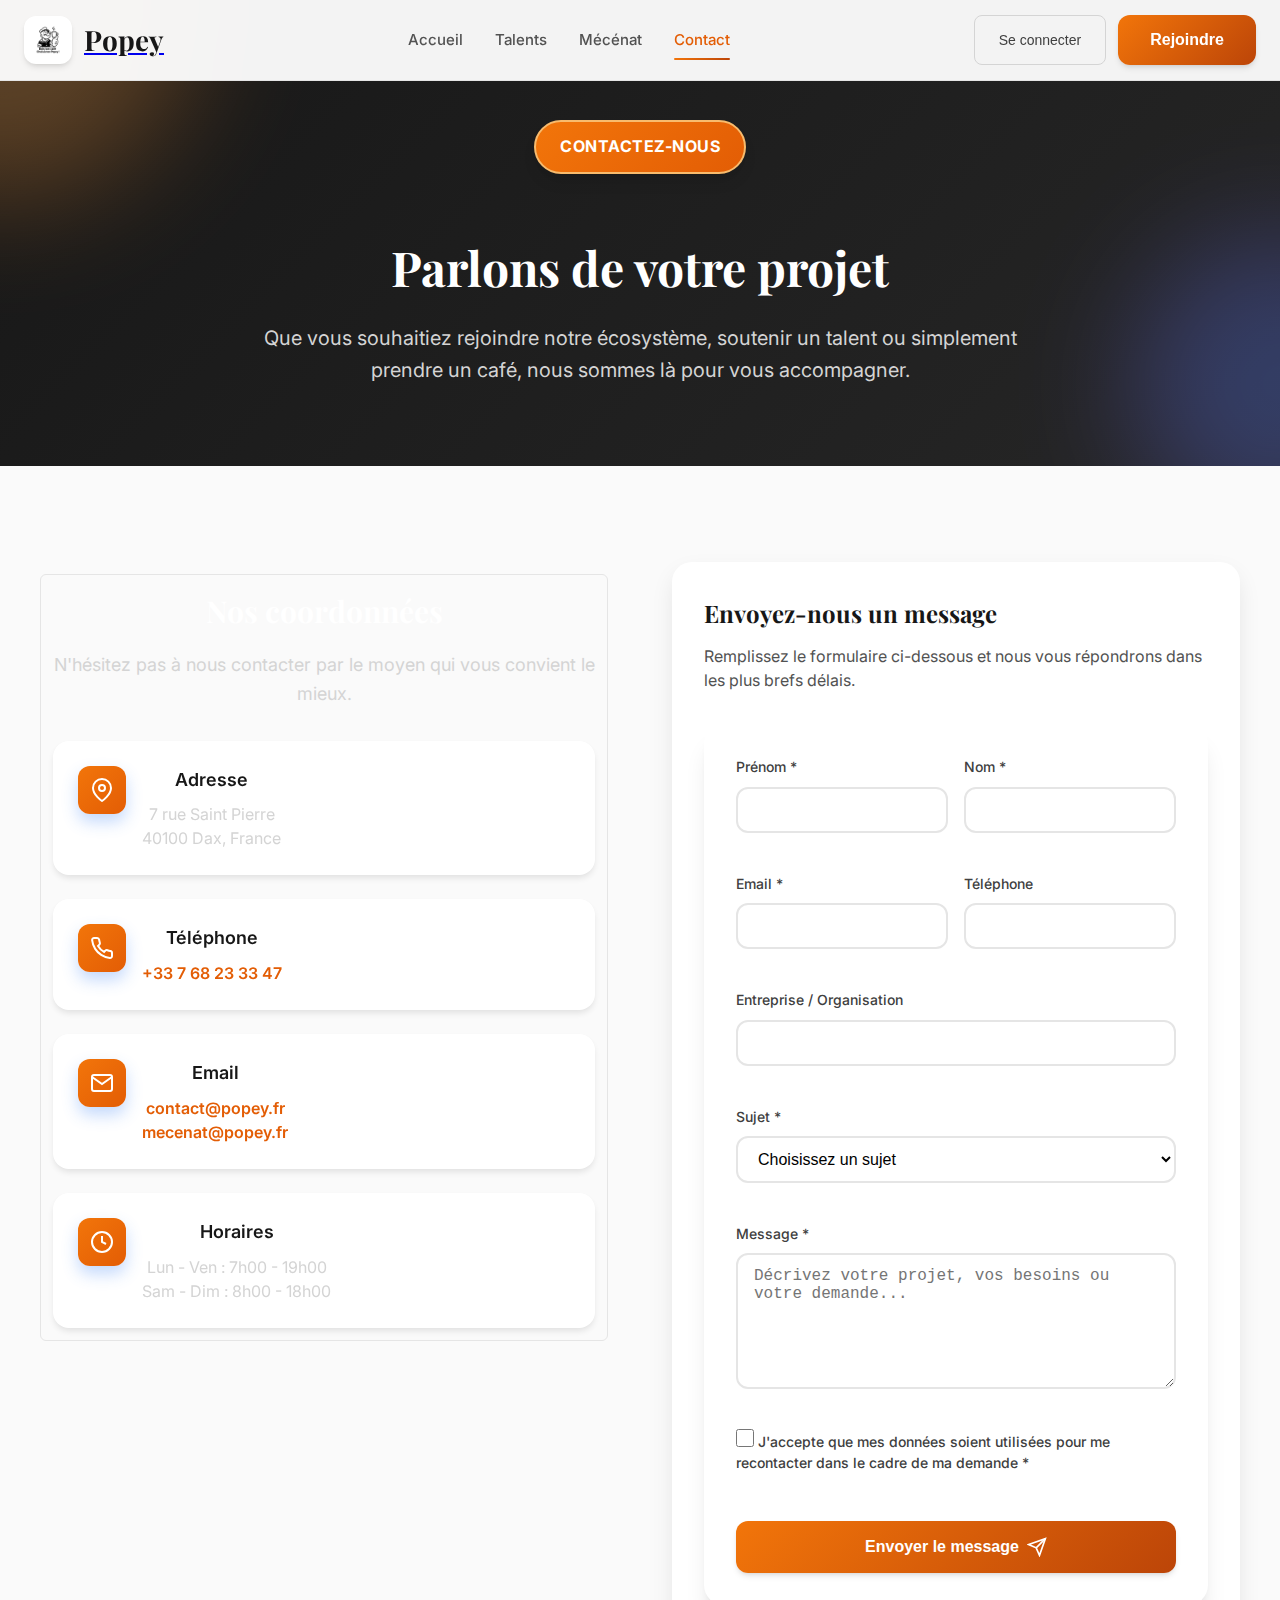
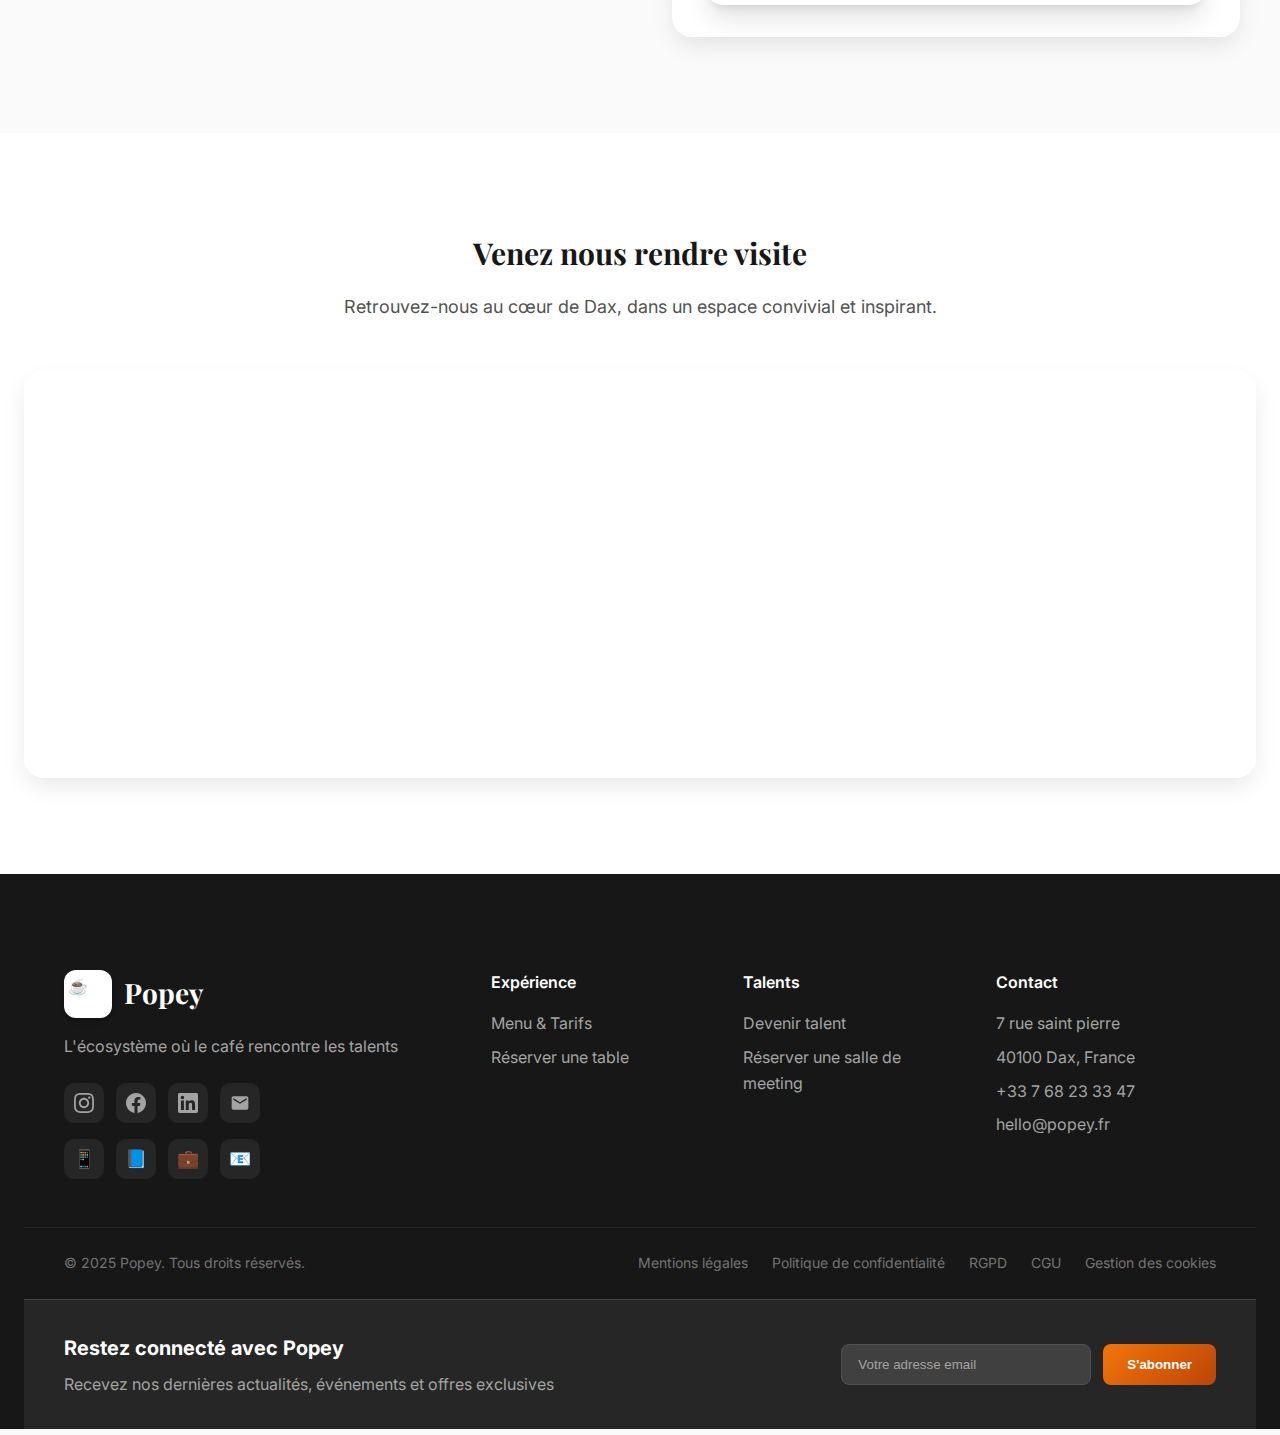
<file: contact.html>
<!DOCTYPE html>
<html lang="fr">
<head>
    <meta charset="UTF-8">
    <meta name="viewport" content="width=device-width, initial-scale=1.0">
    <title>Contact - Popey</title>
    <link rel="icon" type="image/png" href="images/Popey!!.png">
    <link rel="preconnect" href="https://fonts.googleapis.com">
    <link rel="preconnect" href="https://fonts.gstatic.com" crossorigin>
    <link href="https://fonts.googleapis.com/css2?family=Inter:wght@300;400;500;600;700;800&family=Playfair+Display:wght@400;500;600;700&display=swap" rel="stylesheet">
    <link rel="stylesheet" href="styles.css">
</head>
<body>
    <!-- Navigation -->
    <nav class="navbar">
        <div class="nav-container">
            <div class="nav-brand">
                <a href="index.html">
                    <div class="logo-container">
                        <img src="images/Popey!!.png" alt="Logo Popey" class="logo-icon">
                        <span class="brand-text">Popey</span>
                    </div>
                </a>
            </div>
            <div class="nav-menu">
                <a href="index.html" class="nav-link">Accueil</a>
                <a href="talents.html" class="nav-link">Talents</a>
                <a href="mecenat.html" class="nav-link">Mécénat</a>
                <a href="contact.html" class="nav-link active">Contact</a>
            </div>
            <div class="nav-actions">
                <button class="btn-secondary">Se connecter</button>
                <button class="btn-primary">Rejoindre</button>
            </div>
        </div>
    </nav>

    <!-- Hero Contact -->
    <section class="contact-hero">
        <div class="hero-background">
            <div class="gradient-orb orb-1"></div>
            <div class="gradient-orb orb-2"></div>
        </div>
        <div class="container">
            <div class="contact-hero-content">
                <div class="section-badge">Contactez-nous</div>
                <h1 class="contact-hero-title">Parlons de votre projet</h1>
                <p class="contact-hero-subtitle">
                    Que vous souhaitiez rejoindre notre écosystème, soutenir un talent ou simplement prendre un café, nous sommes là pour vous accompagner.
                </p>
            </div>
        </div>
    </section>

    <!-- Section Contact Principal -->
    <section class="contact-main">
        <div class="container">
            <div class="contact-grid">
                <!-- Informations de contact -->
                <div class="contact-info">
                    <h2>Nos coordonnées</h2>
                    <p>N'hésitez pas à nous contacter par le moyen qui vous convient le mieux.</p>
                    
                    <div class="contact-cards">
                        <div class="contact-card">
                            <div class="contact-card-icon">
                                <svg width="24" height="24" viewBox="0 0 24 24" fill="none" stroke="currentColor" stroke-width="2">
                                    <path d="M21 10c0 7-9 13-9 13s-9-6-9-13a9 9 0 0 1 18 0z"></path>
                                    <circle cx="12" cy="10" r="3"></circle>
                                </svg>
                            </div>
                            <div class="contact-card-content">
                                <h3>Adresse</h3>
                                <p>7 rue Saint Pierre<br>40100 Dax, France</p>
                            </div>
                        </div>

                        <div class="contact-card">
                            <div class="contact-card-icon">
                                <svg width="24" height="24" viewBox="0 0 24 24" fill="none" stroke="currentColor" stroke-width="2">
                                    <path d="M22 16.92v3a2 2 0 0 1-2.18 2 19.79 19.79 0 0 1-8.63-3.07 19.5 19.5 0 0 1-6-6 19.79 19.79 0 0 1-3.07-8.67A2 2 0 0 1 4.11 2h3a2 2 0 0 1 2 1.72 12.84 12.84 0 0 0 .7 2.81 2 2 0 0 1-.45 2.11L8.09 9.91a16 16 0 0 0 6 6l1.27-1.27a2 2 0 0 1 2.11-.45 12.84 12.84 0 0 0 2.81.7A2 2 0 0 1 22 16.92z"></path>
                                </svg>
                            </div>
                            <div class="contact-card-content">
                                <h3>Téléphone</h3>
                                <p><a href="tel:+33768233347">+33 7 68 23 33 47</a></p>
                            </div>
                        </div>

                        <div class="contact-card">
                            <div class="contact-card-icon">
                                <svg width="24" height="24" viewBox="0 0 24 24" fill="none" stroke="currentColor" stroke-width="2">
                                    <path d="M4 4h16c1.1 0 2 .9 2 2v12c0 1.1-.9 2-2 2H4c-1.1 0-2-.9-2-2V6c0-1.1.9-2 2-2z"></path>
                                    <polyline points="22,6 12,13 2,6"></polyline>
                                </svg>
                            </div>
                            <div class="contact-card-content">
                                <h3>Email</h3>
                                <p><a href="mailto:contact@popey.fr">contact@popey.fr</a></p>
                                <p><a href="mailto:mecenat@popey.fr">mecenat@popey.fr</a></p>
                            </div>
                        </div>

                        <div class="contact-card">
                            <div class="contact-card-icon">
                                <svg width="24" height="24" viewBox="0 0 24 24" fill="none" stroke="currentColor" stroke-width="2">
                                    <circle cx="12" cy="12" r="10"></circle>
                                    <polyline points="12,6 12,12 16,14"></polyline>
                                </svg>
                            </div>
                            <div class="contact-card-content">
                                <h3>Horaires</h3>
                                <p>Lun - Ven : 7h00 - 19h00<br>
                                Sam - Dim : 8h00 - 18h00</p>
                            </div>
                        </div>
                    </div>
                </div>

                <!-- Formulaire de contact -->
                <div class="contact-form-container">
                    <div class="contact-form-header">
                        <h2>Envoyez-nous un message</h2>
                        <p>Remplissez le formulaire ci-dessous et nous vous répondrons dans les plus brefs délais.</p>
                    </div>
                    
                    <form class="contact-form" id="contactForm">
                        <div class="form-row">
                            <div class="form-group">
                                <label for="firstName">Prénom *</label>
                                <input type="text" id="firstName" name="firstName" required>
                            </div>
                            <div class="form-group">
                                <label for="lastName">Nom *</label>
                                <input type="text" id="lastName" name="lastName" required>
                            </div>
                        </div>
                        
                        <div class="form-row">
                            <div class="form-group">
                                <label for="email">Email *</label>
                                <input type="email" id="email" name="email" required>
                            </div>
                            <div class="form-group">
                                <label for="phone">Téléphone</label>
                                <input type="tel" id="phone" name="phone">
                            </div>
                        </div>
                        
                        <div class="form-group">
                            <label for="company">Entreprise / Organisation</label>
                            <input type="text" id="company" name="company">
                        </div>
                        
                        <div class="form-group">
                            <label for="subject">Sujet *</label>
                            <select id="subject" name="subject" required>
                                <option value="">Choisissez un sujet</option>
                                <option value="general">Demande générale</option>
                                <option value="coworking">Espace coworking</option>
                                <option value="mecenat">Mécénat d'entreprise</option>
                                <option value="talent">Devenir talent</option>
                                <option value="partenariat">Partenariat</option>
                                <option value="presse">Presse & Médias</option>
                            </select>
                        </div>
                        
                        <div class="form-group">
                            <label for="message">Message *</label>
                            <textarea id="message" name="message" rows="6" placeholder="Décrivez votre projet, vos besoins ou votre demande..." required></textarea>
                        </div>
                        
                        <div class="form-group checkbox-group">
                            <label class="checkbox-label">
                                <input type="checkbox" id="consent" name="consent" required>
                                <span class="checkmark"></span>
                                J'accepte que mes données soient utilisées pour me recontacter dans le cadre de ma demande *
                            </label>
                        </div>
                        
                        <button type="submit" class="btn-primary btn-full">
                            <span>Envoyer le message</span>
                            <svg width="20" height="20" viewBox="0 0 24 24" fill="none" stroke="currentColor" stroke-width="2">
                                <line x1="22" y1="2" x2="11" y2="13"></line>
                                <polygon points="22,2 15,22 11,13 2,9"></polygon>
                            </svg>
                        </button>
                    </form>
                </div>
            </div>
        </div>
    </section>

    <!-- Section Carte -->
    <section class="contact-map">
        <div class="container">
            <div class="map-header">
                <h2>Venez nous rendre visite</h2>
                <p>Retrouvez-nous au cœur de Dax, dans un espace convivial et inspirant.</p>
            </div>
            <div class="map-container">
                <iframe 
                    src="https://www.google.com/maps/embed?pb=!1m18!1m12!1m3!1d2891.234567890123!2d-1.0567890!3d43.7102780!2m3!1f0!2f0!3f0!3m2!1i1024!2i768!4f13.1!3m3!1m2!1s0x0%3A0x0!2zNDPCsDQyJzM3LjAiTiAxwrAwMyczNC40Ilc!5e0!3m2!1sfr!2sfr!4v1234567890123!5m2!1sfr!2sfr"
                    width="100%" 
                    height="400" 
                    style="border:0;" 
                    allowfullscreen="" 
                    loading="lazy" 
                    referrerpolicy="no-referrer-when-downgrade">
                </iframe>
            </div>
        </div>
    </section>

    <!-- Footer -->
    <footer id="contact" class="footer">
        <div class="container">
            <div class="footer-content">
                <div class="footer-main">
                    <div class="footer-brand">
                        <div class="logo-container">
                            <div class="logo-icon">☕</div>
                            <span class="brand-text">Popey</span>
                        </div>
                        <p>L'écosystème où le café rencontre les talents</p>
                        <div class="social-links">
                            <a href="https://instagram.com/popey" class="social-link" aria-label="Instagram">
                                <svg width="20" height="20" viewBox="0 0 24 24" fill="currentColor">
                                    <path d="M12 2.163c3.204 0 3.584.012 4.85.07 3.252.148 4.771 1.691 4.919 4.919.058 1.265.069 1.645.069 4.849 0 3.205-.012 3.584-.069 4.849-.149 3.225-1.664 4.771-4.919 4.919-1.266.058-1.644.07-4.85.07-3.204 0-3.584-.012-4.849-.07-3.26-.149-4.771-1.699-4.919-4.92-.058-1.265-.07-1.644-.07-4.849 0-3.204.013-3.583.07-4.849.149-3.227 1.664-4.771 4.919-4.919 1.266-.057 1.645-.069 4.849-.069zm0-2.163c-3.259 0-3.667.014-4.947.072-4.358.2-6.78 2.618-6.98 6.98-.059 1.281-.073 1.689-.073 4.948 0 3.259.014 3.668.072 4.948.2 4.358 2.618 6.78 6.98 6.98 1.281.058 1.689.072 4.948.072 3.259 0 3.668-.014 4.948-.072 4.354-.2 6.782-2.618 6.979-6.98.059-1.28.073-1.689.073-4.948 0-3.259-.014-3.667-.072-4.947-.196-4.354-2.617-6.78-6.979-6.98-1.281-.059-1.69-.073-4.949-.073zm0 5.838c-3.403 0-6.162 2.759-6.162 6.162s2.759 6.163 6.162 6.163 6.162-2.759 6.162-6.163c0-3.403-2.759-6.162-6.162-6.162zm0 10.162c-2.209 0-4-1.79-4-4 0-2.209 1.791-4 4-4s4 1.791 4 4c0 2.21-1.791 4-4 4zm6.406-11.845c-.796 0-1.441.645-1.441 1.44s.645 1.44 1.441 1.44c.795 0 1.439-.645 1.439-1.44s-.644-1.44-1.439-1.44z"/>
                                </svg>
                            </a>
                            <a href="https://facebook.com/popey" class="social-link" aria-label="Facebook">
                                <svg width="20" height="20" viewBox="0 0 24 24" fill="currentColor">
                                    <path d="M24 12.073c0-6.627-5.373-12-12-12s-12 5.373-12 12c0 5.99 4.388 10.954 10.125 11.854v-8.385H7.078v-3.47h3.047V9.43c0-3.007 1.792-4.669 4.533-4.669 1.312 0 2.686.235 2.686.235v2.953H15.83c-1.491 0-1.956.925-1.956 1.874v2.25h3.328l-.532 3.47h-2.796v8.385C19.612 23.027 24 18.062 24 12.073z"/>
                                </svg>
                            </a>
                            <a href="https://linkedin.com/company/popey" class="social-link" aria-label="LinkedIn">
                                <svg width="20" height="20" viewBox="0 0 24 24" fill="currentColor">
                                    <path d="M20.447 20.452h-3.554v-5.569c0-1.328-.027-3.037-1.852-3.037-1.853 0-2.136 1.445-2.136 2.939v5.667H9.351V9h3.414v1.561h.046c.477-.9 1.637-1.85 3.37-1.85 3.601 0 4.267 2.37 4.267 5.455v6.286zM5.337 7.433c-1.144 0-2.063-.926-2.063-2.065 0-1.138.92-2.063 2.063-2.063 1.14 0 2.064.925 2.064 2.063 0 1.139-.925 2.065-2.064 2.065zm1.782 13.019H3.555V9h3.564v11.452zM22.225 0H1.771C.792 0 0 .774 0 1.729v20.542C0 23.227.792 24 1.771 24h20.451C23.2 24 24 23.227 24 22.271V1.729C24 .774 23.2 0 22.222 0h.003z"/>
                                </svg>
                            </a>
                            <a href="mailto:hello@popey.fr" class="social-link" aria-label="Email">
                                <svg width="20" height="20" viewBox="0 0 24 24" fill="currentColor">
                                    <path d="M20 4H4c-1.1 0-1.99.9-1.99 2L2 18c0 1.1.9 2 2 2h16c1.1 0 2-.9 2-2V6c0-1.1-.9-2-2-2zm0 4l-8 5-8-5V6l8 5 8-5v2z"/>
                                </svg>
                            </a>
                        </div>
                        <div class="social-links">
                            <a href="#" class="social-link">📱</a>
                            <a href="#" class="social-link">📘</a>
                            <a href="#" class="social-link">💼</a>
                            <a href="#" class="social-link">📧</a>
                        </div>
                    </div>
                    
                    <div class="footer-links">
                        <div class="link-group">
                            <h4>Expérience</h4>
                            <a href="#" id="menu-tarifs-link">Menu & Tarifs</a>
                            <a href="#" id="reserver-table-link">Réserver une table</a>
                        </div>
                        
                        <div class="link-group">
                            <h4>Talents</h4>
                            <a href="#" id="devenir-talent-link">Devenir talent</a>
                            <a href="#" id="reserver-salle-link">Réserver une salle de meeting</a>
                        </div>
                        
                        <div class="link-group">
                            <h4>Contact</h4>
                            <a href="#">7 rue saint pierre</a>
                            <a href="#">40100 Dax, France</a>
                            <a href="#">+33 7 68 23 33 47</a>
                            <a href="#">hello@popey.fr</a>
                        </div>
                    </div>
                </div>
                
                <!-- Section légale séparée -->
                <div class="footer-legal-section">
                    <div class="footer-legal-content">
                        <div class="footer-copyright">
                            <p>&copy; 2025 Popey. Tous droits réservés.</p>
                        </div>
                        <div class="footer-legal-links">
                            <a href="#" id="mentions-legales-link">Mentions légales</a>
                            <a href="#" id="politique-confidentialite-link">Politique de confidentialité</a>
                            <a href="#" id="rgpd-link">RGPD</a>
                            <a href="#" id="cgu-link">CGU</a>
                            <a href="#" id="cookies-link">Gestion des cookies</a>
                        </div>
                    </div>
                </div>
                
                <!-- Newsletter Section -->
                <div class="newsletter-section">
                    <div class="newsletter-content">
                        <div class="newsletter-info">
                            <h3>Restez connecté avec Popey</h3>
                            <p>Recevez nos dernières actualités, événements et offres exclusives</p>
                        </div>
                        <form class="newsletter-form">
                            <input type="email" placeholder="Votre adresse email" required>
                            <button type="submit" class="btn-newsletter">S'abonner</button>
                        </form>
                    </div>
                </div>
            </footer>

    <script src="script.js"></script>
    <script>
        // Gestion du formulaire de contact
        document.getElementById('contactForm').addEventListener('submit', function(e) {
            e.preventDefault();
            
            // Simulation d'envoi
            const submitBtn = this.querySelector('button[type="submit"]');
            const originalText = submitBtn.innerHTML;
            
            submitBtn.innerHTML = '<span>Envoi en cours...</span>';
            submitBtn.disabled = true;
            
            setTimeout(() => {
                alert('Merci pour votre message ! Nous vous répondrons dans les plus brefs délais.');
                this.reset();
                submitBtn.innerHTML = originalText;
                submitBtn.disabled = false;
            }, 2000);
        });
    </script>
</body>
</html>
</file>
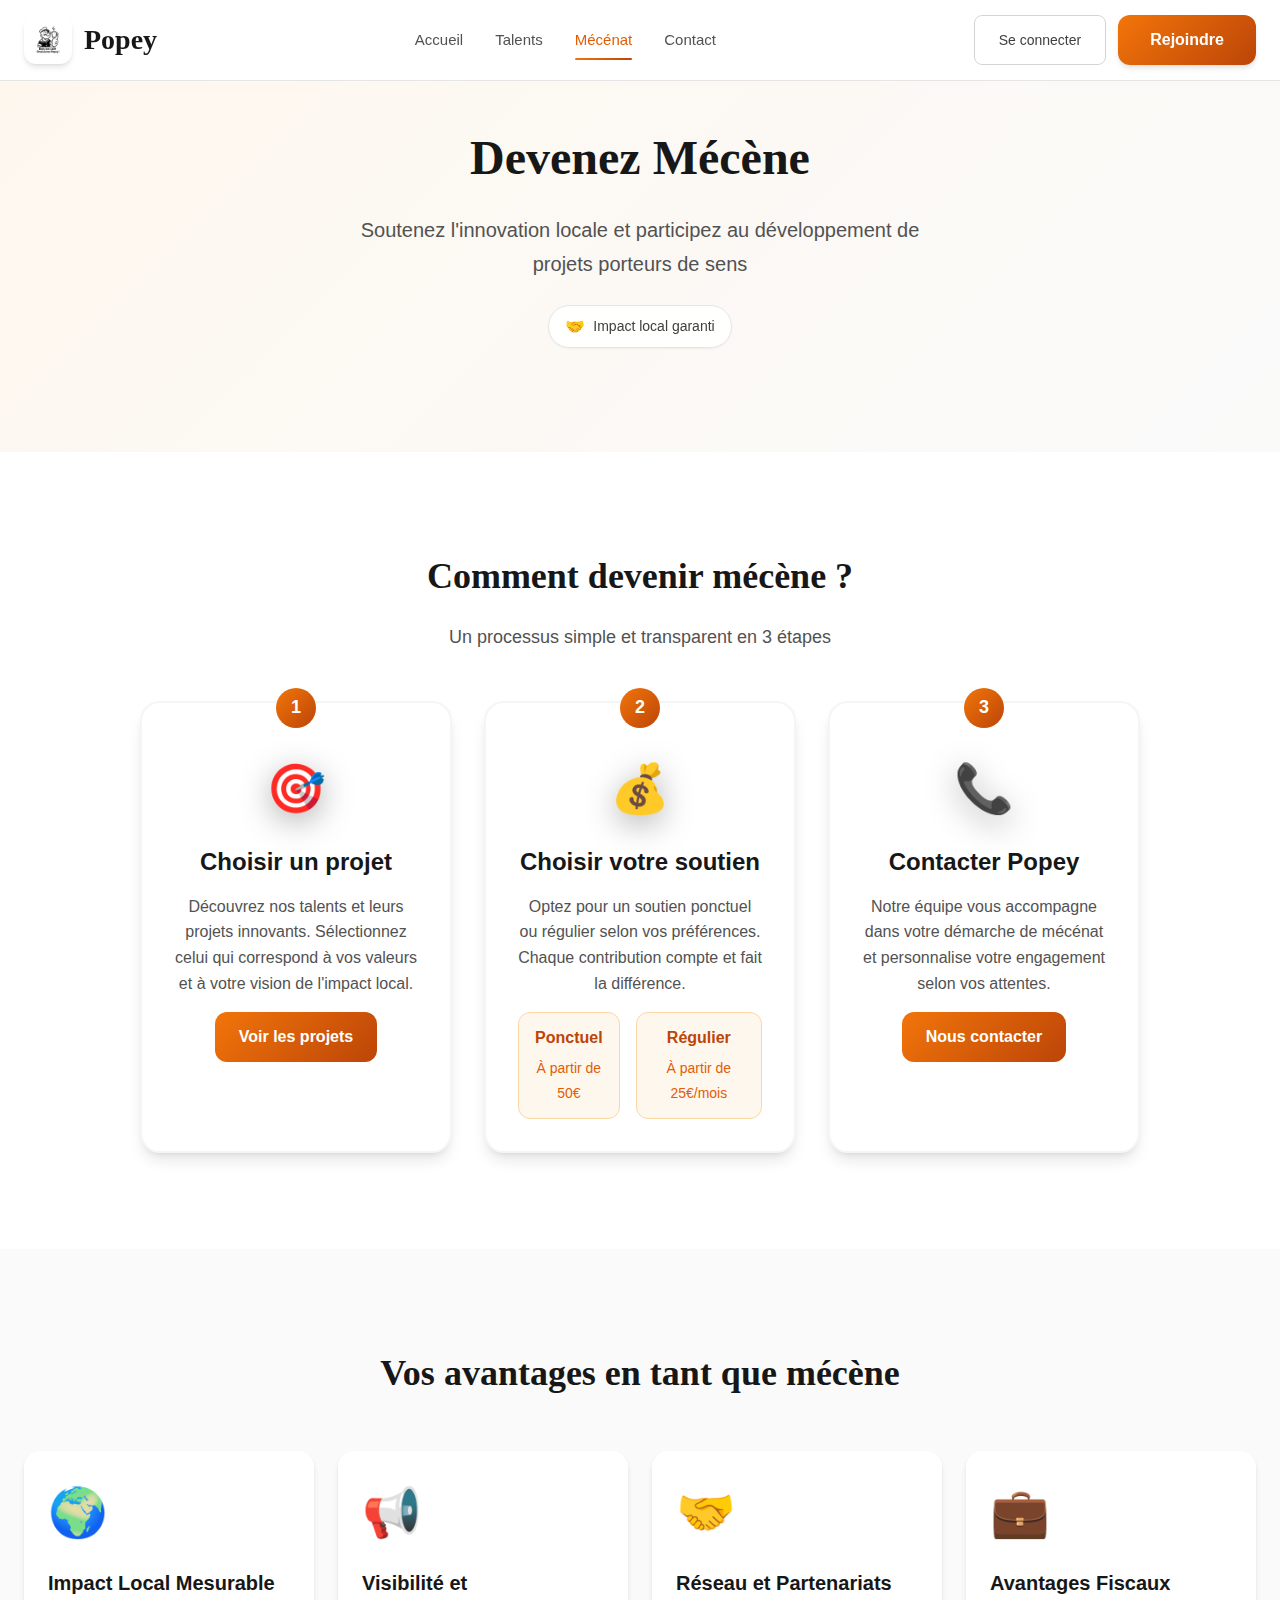
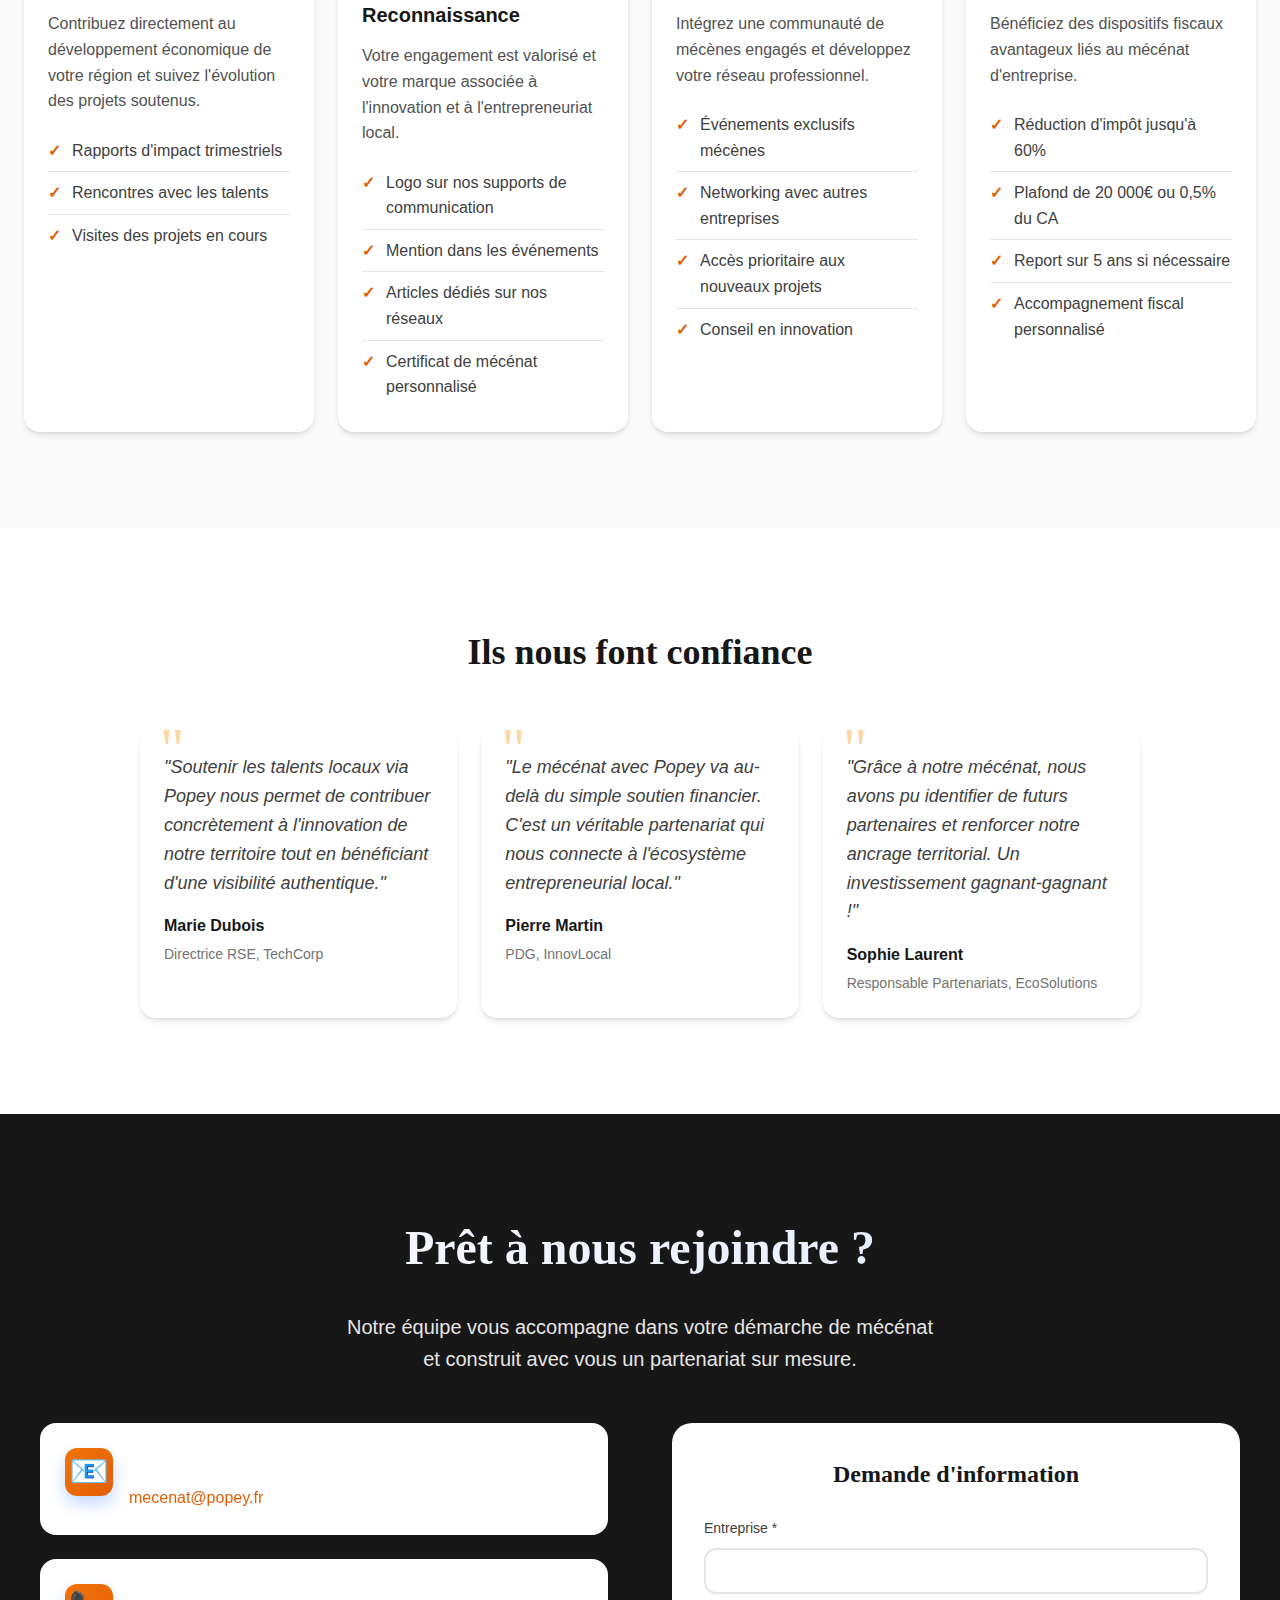
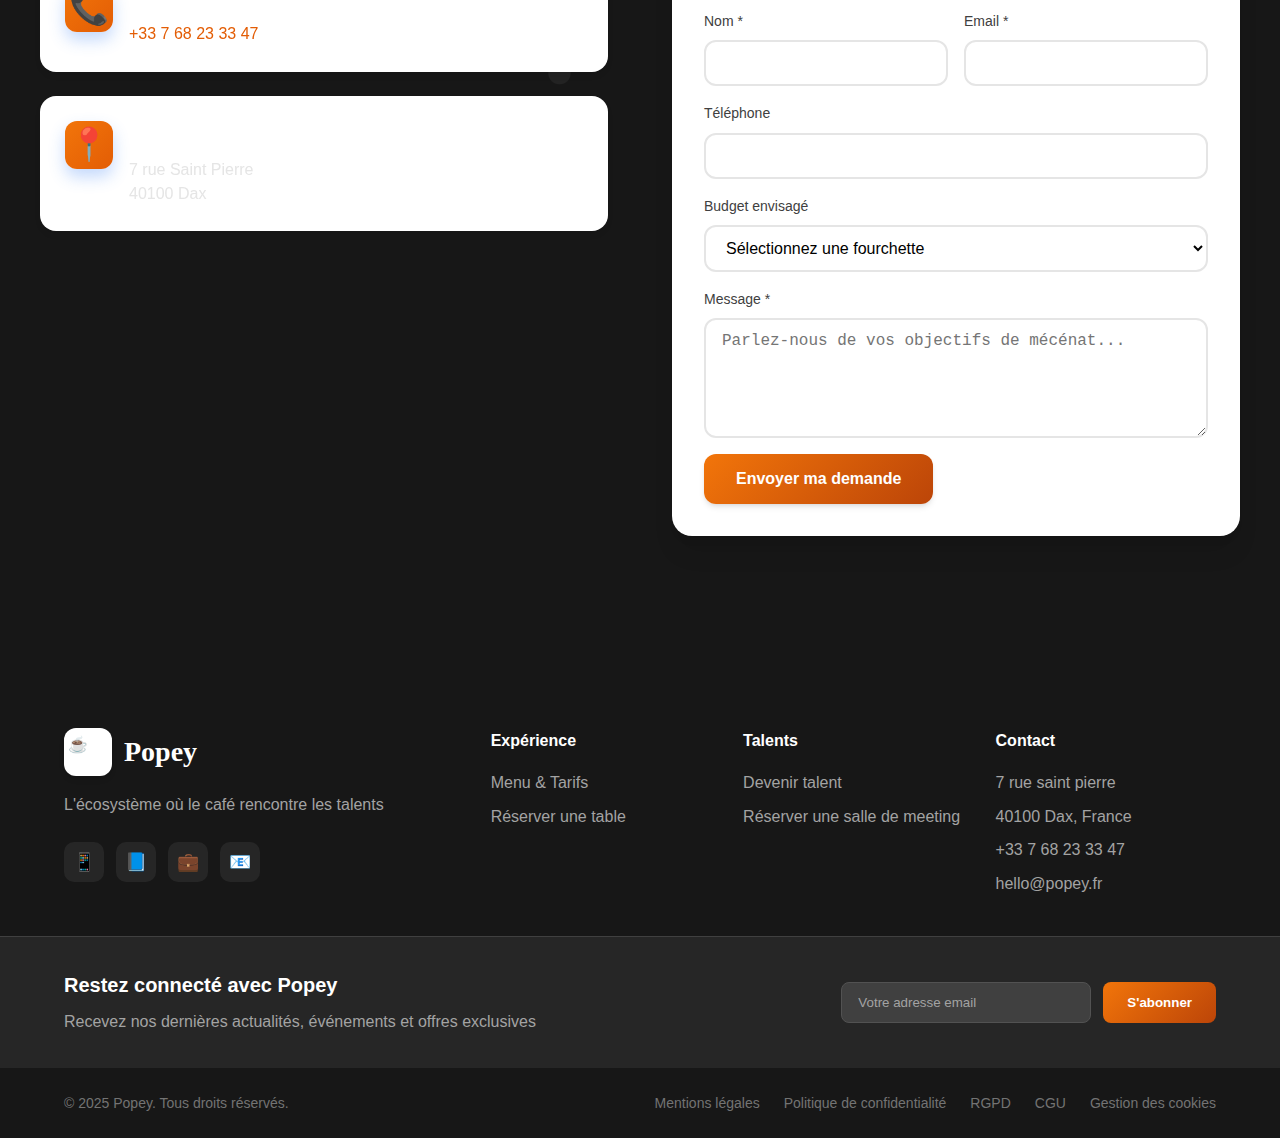
<file: mecenat.html>
<!DOCTYPE html>
<html lang="fr">
<head>
    <meta charset="UTF-8">
    <meta name="viewport" content="width=device-width, initial-scale=1.0">
    <title>Mécénat - Soutenez l'innovation locale | Popey</title>
    <link rel="stylesheet" href="styles.css">
</head>
<body>
    <!-- Navigation -->
    <nav class="navbar">
        <div class="nav-container">
            <div class="nav-brand">
                <a href="index.html" class="logo-link">
                    <div class="logo-container">
                        <img src="images/Popey!!.png" alt="Logo Popey" class="logo-icon">
                        <span class="brand-text">Popey</span>
                    </div>
                </a>
            </div>
            <div class="nav-menu">
                <a href="index.html" class="nav-link">Accueil</a>
                <a href="talents.html" class="nav-link">Talents</a>
                <a href="mecenat.html" class="nav-link active">Mécénat</a>
                <a href="contact.html" class="nav-link">Contact</a>
            </div>
            <div class="nav-actions">
                <button class="btn-secondary">Se connecter</button>
                <button class="btn-primary">Rejoindre</button>
            </div>
        </div>
    </nav>

    <!-- Hero Mécénat -->
    <section class="mecenat-hero">
        <div class="container">
            <div class="hero-content">
                <h1>Devenez Mécène</h1>
                <p class="hero-subtitle">Soutenez l'innovation locale et participez au développement de projets porteurs de sens</p>
                <div class="hero-badge">
                    <span class="badge-icon">🤝</span>
                    <span>Impact local garanti</span>
                </div>
            </div>
        </div>
    </section>

    <!-- Processus Mécénat -->
    <section class="mecenat-process">
        <div class="container">
            <h2>Comment devenir mécène ?</h2>
            <p class="section-subtitle">Un processus simple et transparent en 3 étapes</p>
            
            <div class="process-steps">
                <div class="step-card">
                    <div class="step-number">1</div>
                    <div class="step-icon">🎯</div>
                    <h3>Choisir un projet</h3>
                    <p>Découvrez nos talents et leurs projets innovants. Sélectionnez celui qui correspond à vos valeurs et à votre vision de l'impact local.</p>
                    <div class="step-actions">
                        <a href="talents.html" class="btn-step">Voir les projets</a>
                    </div>
                </div>
                
                <div class="step-card">
                    <div class="step-number">2</div>
                    <div class="step-icon">💰</div>
                    <h3>Choisir votre soutien</h3>
                    <p>Optez pour un soutien ponctuel ou régulier selon vos préférences. Chaque contribution compte et fait la différence.</p>
                    <div class="support-options">
                        <div class="support-option">
                            <strong>Ponctuel</strong>
                            <span>À partir de 50€</span>
                        </div>
                        <div class="support-option">
                            <strong>Régulier</strong>
                            <span>À partir de 25€/mois</span>
                        </div>
                    </div>
                </div>
                
                <div class="step-card">
                    <div class="step-number">3</div>
                    <div class="step-icon">📞</div>
                    <h3>Contacter Popey</h3>
                    <p>Notre équipe vous accompagne dans votre démarche de mécénat et personnalise votre engagement selon vos attentes.</p>
                    <div class="step-actions">
                        <a href="#contact-mecenat" class="btn-step">Nous contacter</a>
                    </div>
                </div>
            </div>
        </div>
    </section>

    <!-- Avantages Mécènes -->
    <section class="mecenat-benefits">
        <div class="container">
            <h2>Vos avantages en tant que mécène</h2>
            <div class="benefits-grid">
                <div class="benefit-card">
                    <div class="benefit-icon">🌍</div>
                    <h3>Impact Local Mesurable</h3>
                    <p>Contribuez directement au développement économique de votre région et suivez l'évolution des projets soutenus.</p>
                    <ul>
                        <li>Rapports d'impact trimestriels</li>
                        <li>Rencontres avec les talents</li>
                        <li>Visites des projets en cours</li>
                    </ul>
                </div>
                
                <div class="benefit-card">
                    <div class="benefit-icon">📢</div>
                    <h3>Visibilité et Reconnaissance</h3>
                    <p>Votre engagement est valorisé et votre marque associée à l'innovation et à l'entrepreneuriat local.</p>
                    <ul>
                        <li>Logo sur nos supports de communication</li>
                        <li>Mention dans les événements</li>
                        <li>Articles dédiés sur nos réseaux</li>
                        <li>Certificat de mécénat personnalisé</li>
                    </ul>
                </div>
                
                <div class="benefit-card">
                    <div class="benefit-icon">🤝</div>
                    <h3>Réseau et Partenariats</h3>
                    <p>Intégrez une communauté de mécènes engagés et développez votre réseau professionnel.</p>
                    <ul>
                        <li>Événements exclusifs mécènes</li>
                        <li>Networking avec autres entreprises</li>
                        <li>Accès prioritaire aux nouveaux projets</li>
                        <li>Conseil en innovation</li>
                    </ul>
                </div>
                
                <div class="benefit-card">
                    <div class="benefit-icon">💼</div>
                    <h3>Avantages Fiscaux</h3>
                    <p>Bénéficiez des dispositifs fiscaux avantageux liés au mécénat d'entreprise.</p>
                    <ul>
                        <li>Réduction d'impôt jusqu'à 60%</li>
                        <li>Plafond de 20 000€ ou 0,5% du CA</li>
                        <li>Report sur 5 ans si nécessaire</li>
                        <li>Accompagnement fiscal personnalisé</li>
                    </ul>
                </div>
            </div>
        </div>
    </section>

    <!-- Témoignages Mécènes -->
    <section class="mecenat-testimonials">
        <div class="container">
            <h2>Ils nous font confiance</h2>
            <div class="testimonials-grid">
                <div class="testimonial-card">
                    <div class="testimonial-content">
                        <p>"Soutenir les talents locaux via Popey nous permet de contribuer concrètement à l'innovation de notre territoire tout en bénéficiant d'une visibilité authentique."</p>
                    </div>
                    <div class="testimonial-author">
                        <strong>Marie Dubois</strong>
                        <span>Directrice RSE, TechCorp</span>
                    </div>
                </div>
                
                <div class="testimonial-card">
                    <div class="testimonial-content">
                        <p>"Le mécénat avec Popey va au-delà du simple soutien financier. C'est un véritable partenariat qui nous connecte à l'écosystème entrepreneurial local."</p>
                    </div>
                    <div class="testimonial-author">
                        <strong>Pierre Martin</strong>
                        <span>PDG, InnovLocal</span>
                    </div>
                </div>
                
                <div class="testimonial-card">
                    <div class="testimonial-content">
                        <p>"Grâce à notre mécénat, nous avons pu identifier de futurs partenaires et renforcer notre ancrage territorial. Un investissement gagnant-gagnant !"</p>
                    </div>
                    <div class="testimonial-author">
                        <strong>Sophie Laurent</strong>
                        <span>Responsable Partenariats, EcoSolutions</span>
                    </div>
                </div>
            </div>
        </div>
    </section>

    <!-- Contact Mécénat -->
    <section id="contact-mecenat" class="mecenat-contact-redesign">
        <div class="container">
            <div class="contact-wrapper">
                <div class="contact-header">
                    <h2>Prêt à nous rejoindre ?</h2>
                    <p class="contact-description">Notre équipe vous accompagne dans votre démarche de mécénat et construit avec vous un partenariat sur mesure.</p>
                </div>
                
                <div class="contact-grid">
                    <div class="contact-cards">
                        <div class="contact-card">
                            <div class="contact-card-icon">📧</div>
                            <div class="contact-card-content">
                                <h4>Email</h4>
                                <a href="mailto:mecenat@popey.fr">mecenat@popey.fr</a>
                            </div>
                        </div>
                        
                        <div class="contact-card">
                            <div class="contact-card-icon">📞</div>
                            <div class="contact-card-content">
                                <h4>Téléphone</h4>
                                <a href="tel:+33768233347">+33 7 68 23 33 47</a>
                            </div>
                        </div>
                        
                        <div class="contact-card">
                            <div class="contact-card-icon">📍</div>
                            <div class="contact-card-content">
                                <h4>Adresse</h4>
                                <p>7 rue Saint Pierre<br>40100 Dax</p>
                            </div>
                        </div>
                    </div>
                    
                    <div class="contact-form">
                        <form class="mecenat-form">
                            <h3>Demande d'information</h3>
                            
                            <div class="form-group">
                                <label for="company">Entreprise *</label>
                                <input type="text" id="company" name="company" required>
                            </div>
                            
                            <div class="form-row">
                                <div class="form-group">
                                    <label for="name">Nom *</label>
                                    <input type="text" id="name" name="name" required>
                                </div>
                                <div class="form-group">
                                    <label for="email">Email *</label>
                                    <input type="email" id="email" name="email" required>
                                </div>
                            </div>
                            
                            <div class="form-group">
                                <label for="phone">Téléphone</label>
                                <input type="tel" id="phone" name="phone">
                            </div>
                            
                            <div class="form-group">
                                <label for="budget">Budget envisagé</label>
                                <select id="budget" name="budget">
                                    <option value="">Sélectionnez une fourchette</option>
                                    <option value="500-2000">500€ - 2 000€</option>
                                    <option value="2000-5000">2 000€ - 5 000€</option>
                                    <option value="5000-10000">5 000€ - 10 000€</option>
                                    <option value="10000+">Plus de 10 000€</option>
                                </select>
                            </div>
                            
                            <div class="form-group">
                                <label for="message">Message *</label>
                                <textarea id="message" name="message" rows="4" placeholder="Parlez-nous de vos objectifs de mécénat..." required></textarea>
                            </div>
                            
                            <button type="submit" class="btn-primary">Envoyer ma demande</button>
                        </form>
                    </div>
                </div>
            </div>
        </div>
    </section>

    <!-- Footer -->
    <footer class="footer">
        <!-- Section principale du footer -->
        <div class="footer-main">
            <div class="footer-brand">
                <div class="logo-container">
                    <div class="logo-icon">☕</div>
                    <span class="brand-text">Popey</span>
                </div>
                <p>L'écosystème où le café rencontre les talents</p>
                <div class="social-links">
                    <a href="https://instagram.com/popey" class="social-link" aria-label="Instagram">📱</a>
                    <a href="https://facebook.com/popey" class="social-link" aria-label="Facebook">📘</a>
                    <a href="https://linkedin.com/company/popey" class="social-link" aria-label="LinkedIn">💼</a>
                    <a href="mailto:hello@popey.fr" class="social-link" aria-label="Email">📧</a>
                </div>
            </div>
            
            <div class="footer-links">
                <div class="link-group">
                    <h4>Expérience</h4>
                    <a href="#">Menu & Tarifs</a>
                    <a href="#">Réserver une table</a>
                </div>
                
                <div class="link-group">
                    <h4>Talents</h4>
                    <a href="#">Devenir talent</a>
                    <a href="#">Réserver une salle de meeting</a>
                </div>
                
                <div class="link-group">
                    <h4>Contact</h4>
                    <a href="#">7 rue saint pierre</a>
                    <a href="#">40100 Dax, France</a>
                    <a href="#">+33 7 68 23 33 47</a>
                    <a href="#">hello@popey.fr</a>
                </div>
            </div>
        </div>
        
        <!-- Section newsletter -->
        <div class="newsletter-section">
            <div class="newsletter-content">
                <div class="newsletter-info">
                    <h3>Restez connecté avec Popey</h3>
                    <p>Recevez nos dernières actualités, événements et offres exclusives</p>
                </div>
                <form class="newsletter-form">
                    <input type="email" placeholder="Votre adresse email" required>
                    <button type="submit" class="btn-newsletter">S'abonner</button>
                </form>
            </div>
        </div>
        
        <!-- Section légale séparée -->
        <div class="footer-legal-section">
            <div class="footer-legal-content">
                <div class="footer-copyright">
                    <p>&copy; 2025 Popey. Tous droits réservés.</p>
                </div>
                <div class="footer-legal-links">
                    <a href="#">Mentions légales</a>
                    <a href="#">Politique de confidentialité</a>
                    <a href="#">RGPD</a>
                    <a href="#">CGU</a>
                    <a href="#">Gestion des cookies</a>
                </div>
            </div>
        </div>
    </footer>

    <script src="script.js"></script>
</body>
</html>
</file>
<file: styles.css>
/* === RESET & VARIABLES MODERNES === */
* {
    margin: 0;
    padding: 0;
    box-sizing: border-box;
}

:root {
    /* Palette moderne et sophistiquée */
    --primary-50: #fef7ee;
    --primary-100: #fdedd3;
    --primary-200: #fbd7a5;
    --primary-300: #f8bb6d;
    --primary-400: #f59532;
    --primary-500: #f2750a;
    --primary-600: #e35d05;
    --primary-700: #bc4508;
    --primary-800: #96370e;
    --primary-900: #792f0f;
    
    --neutral-50: #fafafa;
    --neutral-100: #f5f5f5;
    --neutral-200: #e5e5e5;
    --neutral-300: #d4d4d4;
    --neutral-400: #a3a3a3;
    --neutral-500: #737373;
    --neutral-600: #525252;
    --neutral-700: #404040;
    --neutral-800: #262626;
    --neutral-900: #171717;
    
    --accent-blue: #3b82f6;
    --accent-green: #10b981;
    --accent-purple: #8b5cf6;
    --accent-pink: #ec4899;
    
    /* Gradients modernes */
    --gradient-primary: linear-gradient(135deg, var(--primary-500) 0%, var(--primary-700) 100%);
    --gradient-hero: linear-gradient(135deg, var(--primary-50) 0%, var(--neutral-50) 50%, var(--primary-100) 100%);
    --gradient-card: linear-gradient(145deg, rgba(255,255,255,0.9) 0%, rgba(255,255,255,0.7) 100%);
    
    /* Typography moderne */
    --font-display: 'Playfair Display', serif;
    --font-body: 'Inter', sans-serif;
    
    /* Tailles de police standardisées */
    --text-xs: 0.75rem;    /* 12px */
    --text-sm: 0.875rem;   /* 14px */
    --text-base: 1rem;     /* 16px */
    --text-lg: 1.125rem;   /* 18px */
    --text-xl: 1.25rem;    /* 20px */
    --text-2xl: 1.5rem;    /* 24px */
    --text-3xl: 1.875rem;  /* 30px */
    --text-4xl: 2.25rem;   /* 36px */
    --text-5xl: 3rem;      /* 48px */
    
    /* Poids de police standardisés */
    --font-light: 300;
    --font-normal: 400;
    --font-medium: 500;
    --font-semibold: 600;
    --font-bold: 700;
    --font-extrabold: 800;
    
    /* Spacing système */
    --space-1: 0.25rem;
    --space-2: 0.5rem;
    --space-3: 0.75rem;
    --space-4: 1rem;
    --space-5: 1.25rem;
    --space-6: 1.5rem;
    --space-8: 2rem;
    --space-10: 2.5rem;
    --space-12: 3rem;
    --space-16: 4rem;
    --space-20: 5rem;
    --space-24: 6rem;
    
    /* Système d'espacement plus sophistiqué */
    /* Espacement vertical pour les sections */
    --section-padding-sm: var(--space-16);  /* 4rem - 64px */
    --section-padding-md: var(--space-20);  /* 5rem - 80px */
    --section-padding-lg: var(--space-24);  /* 6rem - 96px */
    
    /* Espacement entre éléments */
    --element-gap-sm: var(--space-4);   /* 1rem - 16px */
    --element-gap-md: var(--space-6);   /* 1.5rem - 24px */
    --element-gap-lg: var(--space-8);   /* 2rem - 32px */
    
    /* Shadows modernes */
    --shadow-sm: 0 1px 2px 0 rgb(0 0 0 / 0.05);
    --shadow-md: 0 4px 6px -1px rgb(0 0 0 / 0.1), 0 2px 4px -2px rgb(0 0 0 / 0.1);
    --shadow-lg: 0 10px 15px -3px rgb(0 0 0 / 0.1), 0 4px 6px -4px rgb(0 0 0 / 0.1);
    --shadow-xl: 0 20px 25px -5px rgb(0 0 0 / 0.1), 0 8px 10px -6px rgb(0 0 0 / 0.1);
    --shadow-2xl: 0 25px 50px -12px rgb(0 0 0 / 0.25);
    
    /* Transitions fluides */
    --transition-fast: 150ms cubic-bezier(0.4, 0, 0.2, 1);
    --transition-normal: 300ms cubic-bezier(0.4, 0, 0.2, 1);
    --transition-slow: 500ms cubic-bezier(0.4, 0, 0.2, 1);
}

/* === BASE STYLES === */
html {
    scroll-behavior: smooth;
    font-size: 16px;
}

body {
    font-family: var(--font-body);
    font-size: var(--text-base);
    font-weight: var(--font-normal);
    line-height: 1.6;
    color: var(--neutral-800);
    background: var(--neutral-50);
    -webkit-font-smoothing: antialiased;
    -moz-osx-font-smoothing: grayscale;
}

.container {
    max-width: 1280px;
    margin: 0 auto;
    padding: 0 var(--space-6);
}

/* Système de grille plus précis */
.section-content {
    display: grid;
    gap: var(--space-8);
    align-items: start;
}

/* === NAVIGATION MODERNE === */
.navbar {
    position: fixed;
    top: 0;
    left: 0;
    right: 0;
    z-index: 1000;
    background: rgba(255, 255, 255, 0.95);
    backdrop-filter: blur(20px);
    border-bottom: 1px solid var(--neutral-200);
    transition: var(--transition-normal);
}

.logo-link {
    text-decoration: none;
    color: inherit;
    display: flex;
    align-items: center;
    transition: opacity 0.3s ease;
}

.logo-link:hover {
    opacity: 0.8;
}

.nav-container {
    max-width: 1280px;
    margin: 0 auto;
    padding: 0 var(--space-6);
    display: flex;
    align-items: center;
    justify-content: space-between;
    height: 80px;
}

.logo-container {
    display: flex;
    align-items: center;
    gap: var(--space-3);
}

.logo-icon {
    width: 48px;
    height: 48px;
    border-radius: 12px;
    box-shadow: var(--shadow-md);
    object-fit: contain;
    background: white;
    padding: 4px;
}

.brand-text {
    font-family: var(--font-display);
    font-size: 28px;
    font-weight: 700;
    color: var(--neutral-900);
}

.nav-menu {
    display: flex;
    gap: var(--space-8);
}

/* Styles pour la structure ul/li des pages de projets */
.nav-menu ul {
    display: flex;
    gap: var(--space-8);
    list-style: none;
    margin: 0;
    padding: 0;
}

.nav-menu li {
    list-style: none;
    margin: 0;
    padding: 0;
}

/* Ou mieux encore, uniformiser en modifiant directement nav-menu quand c'est un ul */
ul.nav-menu {
    display: flex;
    gap: var(--space-8);
    list-style: none;
    margin: 0;
    padding: 0;
}

ul.nav-menu li {
    list-style: none;
    margin: 0;
    padding: 0;
}

.nav-link {
    text-decoration: none;
    color: var(--neutral-600);
    font-weight: 500;
    font-size: 15px;
    transition: var(--transition-fast);
    position: relative;
}

.nav-link:hover,
.nav-link.active {
    color: var(--primary-600);
}

.nav-link.active::after {
    content: '';
    position: absolute;
    bottom: -8px;
    left: 0;
    right: 0;
    height: 2px;
    background: var(--gradient-primary);
    border-radius: 1px;
}

.nav-actions {
    display: flex;
    gap: var(--space-3);
}

.btn-secondary {
    padding: var(--space-3) var(--space-6);
    border: 1px solid var(--neutral-300);
    background: transparent;
    color: var(--neutral-700);
    border-radius: 8px;
    font-weight: 500;
    font-size: 14px;
    cursor: pointer;
    transition: var(--transition-fast);
    display: inline-flex;
    align-items: center;
    justify-content: center;
    gap: var(--space-2);
    text-align: center;
    white-space: nowrap;
}

.btn-secondary:hover {
    background: var(--neutral-100);
    border-color: var(--neutral-400);
}

.btn-primary {
    padding: var(--space-4) var(--space-8);
    background: var(--gradient-primary);
    color: white;
    border: none;
    border-radius: 12px;
    font-weight: var(--font-semibold);
    font-size: var(--text-base);
    cursor: pointer;
    transition: all var(--transition-normal);
    box-shadow: var(--shadow-md);
    display: inline-flex;
    align-items: center;
    justify-content: center;
    gap: var(--space-2);
    text-align: center;
    white-space: nowrap;
    position: relative;
    overflow: hidden;
}

.btn-primary::before {
    content: '';
    position: absolute;
    top: 0;
    left: -100%;
    width: 100%;
    height: 100%;
    background: linear-gradient(90deg, transparent, rgba(255, 255, 255, 0.2), transparent);
    transition: var(--transition-normal);
}

.btn-primary:hover {
    transform: translateY(-2px);
    box-shadow: var(--shadow-xl);
}

.btn-primary:hover::before {
    left: 100%;
}

.btn-primary:active {
    transform: translateY(0);
    box-shadow: var(--shadow-md);
}

.mobile-menu-toggle {
    display: none;
    flex-direction: column;
    gap: 4px;
    cursor: pointer;
}

.mobile-menu-toggle span {
    width: 24px;
    height: 2px;
    background: var(--neutral-700);
    border-radius: 1px;
    transition: var(--transition-fast);
}

/* === HERO SECTION ULTRA-MODERNE === */
.hero {
    min-height: 100vh;
    padding: var(--section-padding-lg) 0;
    display: flex;
    align-items: center;
    position: relative;
    overflow: hidden;
    background: var(--gradient-hero);
    padding-top: 80px;
}

.hero-background {
    position: absolute;
    inset: 0;
    overflow: hidden;
}

.gradient-orb {
    position: absolute;
    border-radius: 50%;
    filter: blur(60px);
    opacity: 0.3;
    animation: float 6s ease-in-out infinite;
}

.orb-1 {
    width: 400px;
    height: 400px;
    background: radial-gradient(circle, var(--primary-300), var(--primary-500));
    top: -200px;
    left: -200px;
    animation-delay: 0s;
}

.orb-2 {
    width: 300px;
    height: 300px;
    background: radial-gradient(circle, var(--accent-blue), var(--accent-purple));
    top: 50%;
    right: -150px;
    animation-delay: 2s;
}

.orb-3 {
    width: 250px;
    height: 250px;
    background: radial-gradient(circle, var(--accent-green), var(--accent-pink));
    bottom: -125px;
    left: 30%;
    animation-delay: 4s;
}

@keyframes float {
    0%, 100% { transform: translateY(0px) rotate(0deg); }
    33% { transform: translateY(-20px) rotate(120deg); }
    66% { transform: translateY(10px) rotate(240deg); }
}

.hero-container {
    max-width: 1280px;
    margin: 0 auto;
    padding: 0 var(--space-6);
    display: grid;
    grid-template-columns: 1fr 1fr;
    gap: var(--space-16);
    align-items: center;
    position: relative;
    z-index: 2;
}

.hero-badge {
    display: inline-flex;
    align-items: center;
    gap: var(--space-2);
    padding: var(--space-2) var(--space-4);
    background: rgba(255, 255, 255, 0.9);
    border: 1px solid var(--neutral-200);
    border-radius: 50px;
    font-size: 14px;
    font-weight: 500;
    color: var(--neutral-700);
    margin-bottom: var(--space-6);
    backdrop-filter: blur(10px);
    box-shadow: var(--shadow-sm);
}

.badge-icon {
    font-size: 16px;
}

.hero-title {
    font-family: var(--font-display);
    font-size: var(--text-5xl);
    font-weight: var(--font-bold);
    line-height: 1.1;
    color: var(--neutral-900);
    margin-bottom: var(--space-6);
}

.gradient-text {
    background: var(--gradient-primary);
    -webkit-background-clip: text;
    -webkit-text-fill-color: transparent;
    background-clip: text;
    display: block;
}

.hero-subtitle {
    font-size: 18px;
    color: var(--neutral-600);
    margin-bottom: var(--space-8);
    max-width: 500px;
    line-height: 1.7;
}

.hero-actions {
    display: flex;
    gap: var(--space-4);
    margin-bottom: var(--space-12);
}

.btn-hero-primary,
.btn-hero-secondary {
    display: inline-flex;
    align-items: center;
    gap: var(--space-2);
    text-decoration: none;
    transition: var(--transition-normal);
    cursor: pointer;
}

.btn-hero-primary {
    padding: var(--space-4) var(--space-8);
    background: var(--gradient-primary);
    color: white;
    border: none;
    border-radius: 12px;
    font-weight: 600;
    font-size: 16px;
    box-shadow: var(--shadow-lg);
    display: inline-flex;
    align-items: center;
    justify-content: center;
    gap: var(--space-2);
    text-align: center;
    white-space: nowrap;
}

.btn-hero-primary:hover {
    transform: translateY(-2px);
    box-shadow: var(--shadow-xl);
}

.btn-hero-secondary {
    padding: var(--space-4) var(--space-8);
    background: rgba(255, 255, 255, 0.9);
    color: var(--neutral-700);
    border: 1px solid var(--neutral-300);
    border-radius: 12px;
    font-weight: 500;
    font-size: 16px;
    backdrop-filter: blur(10px);
    display: inline-flex;
    align-items: center;
    justify-content: center;
    gap: var(--space-2);
    text-align: center;
    white-space: nowrap;
}

.btn-hero-secondary:hover {
    background: white;
    border-color: var(--primary-300);
    color: var(--primary-600);
}

.hero-stats {
    display: flex;
    gap: var(--space-8);
}

.stat-item {
    text-align: left;
}

.stat-number {
    font-family: var(--font-display);
    font-size: 32px;
    font-weight: 700;
    color: var(--neutral-900);
    line-height: 1;
}

.stat-label {
    font-size: 14px;
    color: var(--neutral-500);
    margin-top: var(--space-1);
}

/* === CARTES FLOTTANTES HERO === */
.hero-visual {
    position: relative;
    height: 600px;
    width: 100%;
    overflow: visible;
}

.floating-card {
    position: absolute;
    background: rgba(255, 255, 255, 0.98);
    backdrop-filter: blur(25px);
    border: 1px solid rgba(255, 255, 255, 0.4);
    border-radius: 20px;
    padding: var(--space-6);
    box-shadow: 0 20px 40px rgba(0, 0, 0, 0.15);
    animation: fadeInSequence 0.6s ease-out forwards, floatCard 4s ease-in-out infinite 1s;
    transition: all var(--transition-normal);
    /* Alignement précis */
    display: flex;
    flex-direction: column;
    justify-content: space-between;
}

.floating-card:hover {
    transform: translateY(-10px) scale(1.05);
    box-shadow: 0 30px 60px rgba(0, 0, 0, 0.25);
    z-index: 10 !important;
    background: rgba(255, 255, 255, 0.98);
}

/* Carte 1: Vanessa (haut gauche - point de départ) */
.card-1 {
    top: 20px;
    left: 20px;
    width: 220px;
    animation-delay: 0s;
    z-index: 4;
}

/* Carte 2: Clients (haut droite - contexte) */
.card-2 {
    top: 20px;
    right: 20px;
    width: 200px;
    animation-delay: 0.5s;
    z-index: 3;
}

/* Carte 3: Interactions (bas gauche - processus) - Position plus basse pour plus d'espace */
.card-3 {
    bottom: 80px; /* Diminution pour descendre la carte et créer plus d'espace */
    left: 20px;
    width: 240px;
    animation-delay: 1s;
    z-index: 2;
}

/* Carte 4: Résultats (bas droite - conclusion) - Position plus basse pour plus d'espace */
.card-4 {
    bottom: 20px; /* Diminution pour descendre la carte et créer plus d'espace */
    right: 20px;
    width: 220px;
    animation-delay: 1.5s;
    z-index: 1;
    /* Style distinctif avec bon contraste */
    background: linear-gradient(135deg, #10B981 0%, #059669 100%) !important;
    border: 2px solid #065F46;
    box-shadow: 0 20px 40px rgba(16, 185, 129, 0.3), 0 0 0 1px rgba(255, 255, 255, 0.1) inset;
}

.card-4:hover {
    transform: translateY(-8px) scale(1.02);
    box-shadow: 0 25px 50px rgba(16, 185, 129, 0.4), 0 0 0 1px rgba(255, 255, 255, 0.2) inset;
}

.card-4 .card-header {
    border-bottom: 1px solid rgba(255, 255, 255, 0.2);
}

.card-4 .card-title {
    color: white !important;
    font-weight: 700;
    text-shadow: 0 1px 2px rgba(0, 0, 0, 0.3);
}

.card-4 .card-status.success {
    background: rgba(255, 255, 255, 0.9) !important;
    color: #065F46 !important;
    border: 1px solid rgba(255, 255, 255, 0.3);
    font-weight: 600;
}

.card-4 .card-icon {
    background: rgba(255, 255, 255, 0.2);
    border-radius: 8px;
    padding: 8px;
    backdrop-filter: blur(10px);
}

.card-4 .result-number {
    color: #ffffff !important;
    text-shadow: 0 2px 4px rgba(0, 0, 0, 0.3);
    font-weight: 800;
    font-size: 18px;
}

.card-4 .result-label {
    color: #f0fdf4 !important;
    font-weight: 600;
    text-shadow: 0 1px 2px rgba(0, 0, 0, 0.2);
    font-size: 10px;
}

.card-4 .results-grid {
    background: rgba(255, 255, 255, 0.15) !important;
    border-radius: 8px;
    padding: var(--space-2);
    backdrop-filter: blur(5px);
    border: 1px solid rgba(255, 255, 255, 0.2);
}

.card-4 .result-item {
    background: rgba(255, 255, 255, 0.1) !important;
    border-radius: 6px;
    padding: var(--space-1);
    border: 1px solid rgba(255, 255, 255, 0.2);
}

/* Suppression de la carte 5 (Popey) */
.card-5 {
    display: none;
}

/* Flèches de lecture optionnelles */
.hero-visual::before {
    content: '→';
    position: absolute;
    top: 50px;
    left: 50%;
    transform: translateX(-50%);
    font-size: 24px;
    color: var(--primary-400);
    opacity: 0.6;
    z-index: 0;
}

.hero-visual::after {
    content: '↓';
    position: absolute;
    top: 50%;
    left: 50%;
    transform: translate(-50%, -50%);
    font-size: 24px;
    color: var(--primary-400);
    opacity: 0.6;
    z-index: 0;
}

.card-icon-image {
    width: 48px;
    height: 48px;
    border-radius: 12px;
    overflow: hidden;
    background: white;
    padding: 4px;
    box-shadow: var(--shadow-md);
}

.popey-floating-logo {
    width: 100%;
    height: 100%;
    object-fit: contain;
}

@keyframes floatCard {
    0%, 100% { 
        transform: translateY(0px) rotate(0deg); 
    }
    50% { 
        transform: translateY(-15px) rotate(0.5deg); 
    }
}

/* Animation d'apparition séquentielle */
@keyframes fadeInSequence {
    0% { 
        opacity: 0;
        transform: translateY(20px);
    }
    100% { 
        opacity: 1;
        transform: translateY(0);
    }
}

.floating-card .card-icon {
    font-size: 24px;
    margin-bottom: var(--space-3);
}

.floating-card .card-title {
    font-family: var(--font-body);
    font-size: var(--text-xl);
    font-weight: var(--font-semibold);
    color: var(--neutral-800);
    margin-bottom: var(--space-1);
}

.floating-card .card-subtitle {
    font-size: 14px;
    color: var(--neutral-500);
    margin-bottom: var(--space-2);
}

.floating-card .card-rating,
.floating-card .card-badge {
    font-size: 12px;
    font-weight: 500;
    color: var(--primary-600);
}

.floating-card .card-progress {
    height: 4px;
    background: var(--neutral-200);
    border-radius: 2px;
    position: relative;
    overflow: hidden;
}

.floating-card .card-progress::after {
    content: '';
    position: absolute;
    left: 0;
    top: 0;
    height: 100%;
    width: 60%;
    background: var(--gradient-primary);
    border-radius: 2px;
    animation: progressFill 2s ease-in-out infinite;
}

@keyframes progressFill {
    0% { width: 0%; }
    50% { width: 60%; }
    100% { width: 60%; }
}

/* Animation sans rotation pour la carte Popey */
@keyframes floatCardNoRotation {
    0%, 100% { transform: translateY(0px); }
    50% { transform: translateY(-10px); }
}

/* === NOUVELLES CARTES INTERACTIONS === */
.card-status {
    padding: var(--space-1) var(--space-2);
    border-radius: 12px;
    font-size: 10px;
    font-weight: 600;
    text-transform: uppercase;
}

.card-status.online {
    background: var(--accent-green)/20;
    color: var(--accent-green);
}

.card-status.active {
    background: var(--accent-blue)/20;
    color: var(--accent-blue);
}

.card-status.success {
    background: var(--primary-100);
    color: var(--primary-600);
}

.card-date {
    background: var(--neutral-100);
    color: var(--neutral-600);
    padding: var(--space-1) var(--space-2);
    border-radius: 8px;
    font-size: 10px;
    font-weight: 600;
}

.card-project {
    background: var(--primary-50);
    color: var(--primary-600);
    padding: var(--space-1) var(--space-2);
    border-radius: 8px;
    font-size: 11px;
    margin-top: var(--space-2);
}

.card-number {
    font-size: 32px;
    font-weight: 800;
    color: var(--primary-600);
    line-height: 1;
    margin: var(--space-1) 0;
}

.card-trend {
    font-size: 10px;
    color: var(--accent-green);
    font-weight: 600;
}

.interaction-stats {
    display: flex;
    flex-direction: column;
    gap: var(--space-1);
}

.interaction-item {
    font-size: 16px;
    color: var(--neutral-600);
    background: var(--neutral-50);
    padding: var(--space-1) var(--space-2);
    border-radius: 7px;
}

.results-grid {
    display: grid;
    grid-template-columns: 1fr 1fr;
    grid-template-rows: 1fr 1fr;
    gap: var(--space-1);
    margin-top: var(--space-2);
}

.result-item {
    text-align: center;
    background: var(--neutral-50);
    padding: var(--space-1) var(--space-2);
    border-radius: 6px;
    min-height: 40px;
    display: flex;
    flex-direction: column;
    justify-content: center;
}

.result-item:last-child {
    grid-column: 1 / -1;
    max-width: 60%;
    margin: 0 auto;
}

.result-number {
    display: block;
    font-size: 16px;
    font-weight: 700;
    color: var(--primary-600);
    line-height: 1;
}

.result-label {
    font-size: 9px;
    color: var(--neutral-500);
    text-transform: uppercase;
    font-weight: 600;
    margin-top: var(--space-1);
    line-height: 1;
}

/* === SECTION CONCEPT POPEY === */
.concept-section {
    padding: var(--section-padding-md) 0;
    background: linear-gradient(135deg, var(--neutral-50) 0%, var(--primary-50) 100%);
    position: relative;
    overflow: hidden;
}

.concept-section::before {
    content: '';
    position: absolute;
    top: 0;
    left: 0;
    right: 0;
    bottom: 0;
    background: url('data:image/svg+xml,<svg xmlns="http://www.w3.org/2000/svg" viewBox="0 0 100 100"><circle cx="50" cy="50" r="2" fill="%23f2750a" opacity="0.1"/></svg>') repeat;
    background-size: 50px 50px;
}

.concept-header {
    text-align: center;
    margin-bottom: var(--space-16);
    position: relative;
    z-index: 2;
}

.concept-icon {
    font-size: 64px;
    margin-bottom: var(--space-4);
    display: block;
}

.concept-title {
    font-family: var(--font-display);
    font-size: 48px;
    font-weight: 700;
    color: var(--neutral-900);
    margin-bottom: var(--space-4);
    background: var(--gradient-primary);
    -webkit-background-clip: text;
    -webkit-text-fill-color: transparent;
    background-clip: text;
}

.concept-subtitle {
    font-size: 20px;
    color: var(--neutral-600);
    max-width: 600px;
    margin: 0 auto var(--space-6);
    line-height: 1.5;
}

.play-button {
    display: inline-flex;
    align-items: center;
    justify-content: center;
    width: 80px;
    height: 80px;
    background: var(--gradient-primary);
    border-radius: 50%;
    box-shadow: var(--shadow-xl);
    cursor: pointer;
    transition: var(--transition-normal);
    animation: pulse 2s infinite;
}

.play-button:hover {
    transform: scale(1.1);
    box-shadow: var(--shadow-2xl);
}

.play-icon {
    font-size: 32px;
    margin-left: 4px;
}

@keyframes pulse {
    0% { box-shadow: var(--shadow-xl), 0 0 0 0 rgba(242, 117, 10, 0.4); }
    70% { box-shadow: var(--shadow-xl), 0 0 0 20px rgba(242, 117, 10, 0); }
    100% { box-shadow: var(--shadow-xl), 0 0 0 0 rgba(242, 117, 10, 0); }
}

.concept-grid {
    display: grid;
    grid-template-columns: repeat(auto-fit, minmax(300px, 1fr));
    gap: var(--element-gap-lg);
    margin: var(--section-padding-sm) 0;
    position: relative;
    z-index: 2;
}

.concept-card {
    background: rgba(255, 255, 255, 0.95);
    backdrop-filter: blur(20px);
    border: 1px solid rgba(255, 255, 255, 0.3);
    border-radius: 20px;
    padding: var(--space-8);
    margin-bottom: var(--element-gap-md);
    text-align: center;
    box-shadow: var(--shadow-lg);
    transition: all var(--transition-normal);
    position: relative;
    overflow: hidden;
    animation: slideInUp 0.6s ease-out forwards;
}

.concept-card::before {
    content: '';
    position: absolute;
    top: 0;
    left: 0;
    right: 0;
    height: 4px;
    background: var(--gradient-primary);
    transform: scaleX(0);
    transition: var(--transition-normal);
}

.concept-card:hover {
    transform: translateY(-8px);
    box-shadow: var(--shadow-2xl);
    border-color: var(--primary-200);
}

.concept-card:hover::before {
    transform: scaleX(1);
}

.concept-card .card-icon {
    font-size: 48px;
    margin-bottom: var(--space-4);
    display: block;
}

.concept-card h3 {
    font-family: var(--font-display);
    font-size: 24px;
    font-weight: 600;
    color: var(--neutral-900);
    margin-bottom: var(--space-3);
}

.concept-card p {
    color: var(--neutral-600);
    margin-bottom: var(--space-4);
    line-height: 1.6;
}

.concept-card .feature-list {
    list-style: none;
    text-align: left;
}

.concept-card .feature-list li {
    color: var(--neutral-700);
    padding: var(--space-1) 0;
    position: relative;
    padding-left: var(--space-6);
}

.concept-card .feature-list li::before {
    content: '✓';
    position: absolute;
    left: 0;
    color: var(--primary-600);
    font-weight: bold;
}

.concept-stats {
    display: grid;
    grid-template-columns: repeat(auto-fit, minmax(200px, 1fr));
    gap: var(--space-6);
    position: relative;
    z-index: 2;
}

.stat-card {
    background: rgba(255, 255, 255, 0.95);
    backdrop-filter: blur(20px);
    border-radius: 16px;
    padding: var(--space-6);
    text-align: center;
    box-shadow: var(--shadow-md);
    border: 1px solid rgba(242, 117, 10, 0.2);
    transition: var(--transition-normal);
}

.stat-card:hover {
    transform: translateY(-5px);
    box-shadow: var(--shadow-lg);
    border-color: var(--primary-300);
}

.stat-card .stat-number {
    font-family: var(--font-display);
    font-size: 36px;
    font-weight: 700;
    color: var(--primary-600);
    display: block;
    margin-bottom: var(--space-2);
}

.stat-card .stat-label {
    color: var(--neutral-600);
    font-size: 14px;
    font-weight: 500;
    text-transform: uppercase;
    letter-spacing: 0.5px;
}

/* === SECTIONS COMMUNES === */
.section-header {
    text-align: center;
    margin-bottom: var(--space-16);
}

.section-badge {
    display: inline-block;
    padding: var(--space-3) var(--space-6);
    background: linear-gradient(135deg, var(--primary-500) 0%, var(--primary-600) 100%);
    color: white;
    border-radius: 50px;
    font-size: 16px;
    font-weight: 700;
    margin-bottom: var(--space-6);
    text-transform: uppercase;
    letter-spacing: 0.5px;
    box-shadow: var(--shadow-lg);
    border: 2px solid var(--primary-300);
    position: relative;
    overflow: hidden;
    transition: var(--transition-normal);
    animation: badgeAppear 0.6s ease-out;
}

.section-badge::before {
    content: '';
    position: absolute;
    top: 0;
    left: -100%;
    width: 100%;
    height: 100%;
    background: linear-gradient(90deg, transparent, rgba(255, 255, 255, 0.3), transparent);
    transition: var(--transition-normal);
}

.section-badge:hover::before {
    left: 100%;
}

.section-badge:hover {
    transform: translateY(-2px);
    box-shadow: var(--shadow-xl);
    border-color: var(--primary-200);
}

/* Badges spécifiques pour différencier les sections */
.experience .section-badge {
    background: linear-gradient(135deg, #10B981 0%, #059669 100%);
    border-color: #6EE7B7;
}

.experience .section-badge::after {
    content: '☕';
    margin-left: var(--space-2);
    font-size: 14px;
}

.talents .section-badge {
    background: linear-gradient(135deg, #8B5CF6 0%, #7C3AED 100%);
    border-color: #C4B5FD;
}

.talents .section-badge::after {
    content: '🚀';
    margin-left: var(--space-2);
    font-size: 14px;
}

.impact .section-badge {
    background: linear-gradient(135deg, #F59E0B 0%, #D97706 100%);
    border-color: #FCD34D;
}

.impact .section-badge::after {
    content: '💡';
    margin-left: var(--space-2);
    font-size: 14px;
}

/* Animation d'apparition pour les badges */
@keyframes badgeAppear {
    0% {
        opacity: 0;
        transform: translateY(-20px) scale(0.8);
    }
    100% {
        opacity: 1;
        transform: translateY(0) scale(1);
    }
}

.section-title {
    font-family: var(--font-display);
    font-size: var(--text-4xl);
    font-weight: var(--font-bold);
    color: var(--neutral-900);
    margin-bottom: var(--space-4);
    line-height: 1.2;
}

.section-subtitle {
    font-size: 18px;
    color: var(--neutral-600);
    max-width: 600px;
    margin: 0 auto;
    line-height: 1.7;
}

/* === SECTION COMMENT ÇA MARCHE === */
.how-it-works {
    padding: var(--section-padding-sm) 0;
    background: linear-gradient(135deg, #0F172A 0%, #1E293B 50%, #334155 100%);
    position: relative;
    overflow: hidden;
    color: white;
}

.how-it-works::before {
    content: '';
    position: absolute;
    top: 0;
    left: 0;
    right: 0;
    bottom: 0;
    background: 
        radial-gradient(circle at 20% 80%, rgba(242, 117, 10, 0.15) 0%, transparent 50%),
        radial-gradient(circle at 80% 20%, rgba(59, 130, 246, 0.15) 0%, transparent 50%),
        radial-gradient(circle at 40% 40%, rgba(16, 185, 129, 0.1) 0%, transparent 50%);
}

.how-it-works .section-badge {
    background: linear-gradient(135deg, var(--primary-500) 0%, var(--primary-600) 100%);
    border: 2px solid var(--primary-300);
    color: white;
    box-shadow: 0 8px 32px rgba(242, 117, 10, 0.3);
}

.how-it-works .section-badge::after {
    content: '🚀';
    margin-left: var(--space-2);
    font-size: 16px;
}

.how-it-works .section-title {
    color: white;
    text-shadow: 0 2px 4px rgba(0, 0, 0, 0.3);
}

.how-it-works .section-subtitle {
    color: rgba(255, 255, 255, 0.8);
}

.how-it-works-content {
    display: flex;
    justify-content: space-between;
    align-items: stretch;
    gap: var(--space-8);
    margin-bottom: var(--space-16);
    position: relative;
    z-index: 2;
}

.process-step {
    flex: 1;
    background: linear-gradient(145deg, rgba(255, 255, 255, 0.1) 0%, rgba(255, 255, 255, 0.05) 100%);
    backdrop-filter: blur(20px);
    border: 1px solid rgba(255, 255, 255, 0.2);
    border-radius: 24px;
    padding: var(--space-10);
    text-align: center;
    box-shadow: 
        0 20px 40px rgba(0, 0, 0, 0.1),
        inset 0 1px 0 rgba(255, 255, 255, 0.2);
    transition: var(--transition-normal);
    position: relative;
    overflow: hidden;
}

.process-step::before {
    content: '';
    position: absolute;
    top: 0;
    left: 0;
    right: 0;
    height: 3px;
    background: linear-gradient(90deg, var(--primary-500), #3B82F6, #10B981);
    opacity: 0;
    transition: var(--transition-normal);
}

.process-step:hover {
    transform: translateY(-12px) scale(1.02);
    box-shadow: 
        0 30px 60px rgba(0, 0, 0, 0.2),
        inset 0 1px 0 rgba(255, 255, 255, 0.3);
    background: linear-gradient(145deg, rgba(255, 255, 255, 0.15) 0%, rgba(255, 255, 255, 0.08) 100%);
}

.process-step:hover::before {
    opacity: 1;
}

.step-icon {
    font-size: 72px;
    margin-bottom: var(--space-6);
    display: block;
    filter: drop-shadow(0 8px 16px rgba(0, 0, 0, 0.3));
    transition: var(--transition-normal);
}

.process-step:hover .step-icon {
    transform: scale(1.1) rotate(5deg);
}

.step-content h3 {
    font-family: var(--font-display);
    font-size: 28px;
    font-weight: 700;
    color: white;
    margin-bottom: var(--space-4);
    text-shadow: 0 2px 4px rgba(0, 0, 0, 0.3);
}

.step-content p {
    color: rgba(255, 255, 255, 0.85);
    line-height: 1.7;
    font-size: 16px;
    text-shadow: 0 1px 2px rgba(0, 0, 0, 0.2);
}

.how-it-works-visual {
    position: relative;
    z-index: 2;
    margin-top: var(--space-16);
}

.interaction-flow {
    display: flex;
    align-items: center;
    justify-content: center;
    gap: var(--space-8);
    flex-wrap: wrap;
    background: linear-gradient(145deg, rgba(255, 255, 255, 0.1) 0%, rgba(255, 255, 255, 0.05) 100%);
    backdrop-filter: blur(25px);
    border: 1px solid rgba(255, 255, 255, 0.2);
    border-radius: 24px;
    padding: var(--space-10);
    box-shadow: 
        0 20px 40px rgba(0, 0, 0, 0.1),
        inset 0 1px 0 rgba(255, 255, 255, 0.2);
}

.flow-step {
    display: flex;
    flex-direction: column;
    align-items: center;
    gap: var(--space-4);
    text-align: center;
    min-width: 160px;
    transition: var(--transition-normal);
}

.flow-step:hover {
    transform: translateY(-4px);
}

.flow-number {
    display: flex;
    align-items: center;
    justify-content: center;
    width: 64px;
    height: 64px;
    background: linear-gradient(135deg, var(--primary-500) 0%, var(--primary-600) 100%);
    color: white;
    border-radius: 50%;
    font-weight: 800;
    font-size: 24px;
    box-shadow: 
        0 8px 24px rgba(242, 117, 10, 0.4),
        inset 0 1px 0 rgba(255, 255, 255, 0.2);
    transition: var(--transition-normal);
    border: 2px solid rgba(255, 255, 255, 0.2);
}

.flow-step:hover .flow-number {
    transform: scale(1.15) rotate(10deg);
    box-shadow: 
        0 12px 32px rgba(242, 117, 10, 0.6),
        inset 0 1px 0 rgba(255, 255, 255, 0.3);
}

.flow-text {
    font-weight: 600;
    color: white;
    font-size: 16px;
    line-height: 1.4;
    text-shadow: 0 1px 2px rgba(0, 0, 0, 0.3);
}

.flow-arrow {
    font-size: 32px;
    color: var(--primary-400);
    font-weight: bold;
    filter: drop-shadow(0 2px 4px rgba(0, 0, 0, 0.3));
    animation: arrowGlow 2s ease-in-out infinite;
}

@keyframes arrowGlow {
    0%, 100% { 
        opacity: 0.7;
        transform: translateX(0) scale(1);
        filter: drop-shadow(0 2px 4px rgba(0, 0, 0, 0.3));
    }
    50% { 
        opacity: 1;
        transform: translateX(8px) scale(1.1);
        filter: drop-shadow(0 4px 12px rgba(242, 117, 10, 0.5));
    }
}

/* === SECTION EXPÉRIENCE === */
.experience {
    padding: var(--section-padding-md) 0;
    background: white;
}

.experience-grid {
    display: grid;
    grid-template-columns: repeat(auto-fit, minmax(280px, 1fr));
    gap: var(--element-gap-md);
    margin-top: var(--section-padding-sm);
}

.experience-card {
    background: rgba(255, 255, 255, 0.95);
    backdrop-filter: blur(20px);
    border: 1px solid rgba(255, 255, 255, 0.3);
    border-radius: 20px;
    padding: var(--space-8);
    margin-bottom: var(--element-gap-md);
    transition: all var(--transition-normal);
    position: relative;
    overflow: hidden;
    animation: slideInUp 0.6s ease-out forwards;
}

.experience-card::before {
    content: '';
    position: absolute;
    top: 0;
    left: 0;
    right: 0;
    height: 4px;
    background: var(--gradient-primary);
    transform: scaleX(0);
    transition: var(--transition-normal);
}

.experience-card:hover::before {
    transform: scaleX(1);
}

.experience-card:hover {
    transform: translateY(-8px);
    box-shadow: var(--shadow-2xl);
    border-color: var(--primary-200);
}

.experience-card:nth-child(2) { animation-delay: 0.1s; }
.experience-card:nth-child(3) { animation-delay: 0.2s; }
.experience-card:nth-child(4) { animation-delay: 0.3s; }

.experience-card.featured {
    background: var(--gradient-primary);
    color: white;
    border-color: var(--primary-600);
}

.experience-card.featured .card-header h3,
.experience-card.featured p {
    color: white;
}

.card-header {
    display: flex;
    justify-content: space-between;
    align-items: center;
    margin-bottom: var(--space-3);
}

.card-icon-modern {
    width: 56px;
    height: 56px;
    background: var(--primary-100);
    border-radius: 16px;
    display: flex;
    align-items: center;
    justify-content: center;
    font-size: 24px;
}

.experience-card.featured .card-icon-modern {
    background: rgba(255, 255, 255, 0.2);
}

.card-header h3 {
    font-size: 20px;
    font-weight: 700;
    color: var(--neutral-900);
}

.experience-card p {
    color: var(--neutral-600);
    margin-bottom: var(--space-6);
    line-height: 1.6;
}

.card-features {
    display: flex;
    gap: var(--space-2);
    flex-wrap: wrap;
}

.feature-tag {
    padding: var(--space-1) var(--space-3);
    background: var(--neutral-100);
    color: var(--neutral-600);
    border-radius: 20px;
    font-size: 12px;
    font-weight: 500;
}

.experience-card.featured .feature-tag {
    background: rgba(255, 255, 255, 0.2);
    color: white;
}

.impact-visual {
    margin-top: var(--space-4);
}

.impact-bar {
    height: 8px;
    background: rgba(255, 255, 255, 0.3);
    border-radius: 4px;
    overflow: hidden;
    margin-bottom: var(--space-2);
}

.impact-fill {
    height: 100%;
    width: 75%;
    background: white;
    border-radius: 4px;
    animation: fillBar 3s ease-in-out infinite;
}

@keyframes fillBar {
    0% { width: 0%; }
    50% { width: 75%; }
    100% { width: 75%; }
}

.impact-text {
    font-size: 12px;
    color: rgba(255, 255, 255, 0.9);
    font-weight: 500;
}

/* === SECTION TALENTS === */
.talents {
    padding: var(--section-padding-md) 0;
    background: var(--neutral-50);
}

.talents-showcase {
    display: grid;
    gap: var(--space-6);
}

.talent-card {
    display: flex;
    align-items: center;
    gap: var(--space-6);
    background: white;
    border: 1px solid var(--neutral-200);
    border-radius: 20px;
    padding: var(--space-8);
    margin-bottom: var(--element-gap-md);
    transition: var(--transition-normal);
}

.talent-card:hover {
    transform: translateX(8px);
    box-shadow: var(--shadow-lg);
    border-color: var(--primary-300);
}

.talent-visual {
    position: relative;
}

.talent-avatar {
    width: 80px;
    height: 80px;
    background: var(--gradient-primary);
    border-radius: 20px;
    display: flex;
    align-items: center;
    justify-content: center;
    font-size: 32px;
    box-shadow: var(--shadow-md);
}

.talent-status {
    position: absolute;
    bottom: -8px;
    right: -8px;
    padding: var(--space-1) var(--space-2);
    background: var(--accent-green);
    color: white;
    border-radius: 12px;
    font-size: 10px;
    font-weight: 600;
    text-transform: uppercase;
    box-shadow: var(--shadow-sm);
}

.talent-info h4 {
    font-size: 24px;
    font-weight: 700;
    color: var(--neutral-900);
    margin-bottom: var(--space-2);
}

.talent-info p {
    color: var(--neutral-600);
    margin-bottom: var(--space-4);
    line-height: 1.6;
}

.talent-metrics {
    display: flex;
    gap: var(--space-4);
}

.metric {
    font-size: 14px;
    color: var(--neutral-500);
    font-weight: 500;
}

/* === SECTION IMPACT === */
.impact {
    padding: var(--section-padding-md) 0;
    background: white;
}

.impact-content {
    display: grid;
    grid-template-columns: 1fr 1fr;
    gap: var(--space-16);
    align-items: center;
}

.impact-text .section-title {
    text-align: left;
    margin-bottom: var(--space-6);
}

.impact-text p {
    color: var(--neutral-600);
    margin-bottom: var(--space-8);
    line-height: 1.7;
    font-size: 16px;
}

.values-grid {
    display: grid;
    grid-template-columns: 1fr 1fr;
    gap: var(--space-6);
}

.value-item {
    display: flex;
    gap: var(--space-3);
}

.value-icon {
    width: 48px;
    height: 48px;
    background: var(--primary-100);
    border-radius: 12px;
    display: flex;
    align-items: center;
    justify-content: center;
    font-size: 20px;
    flex-shrink: 0;
}

.value-text h4 {
    font-weight: 600;
    color: var(--neutral-900);
    margin-bottom: var(--space-1);
}

.value-text p {
    font-size: 14px;
    color: var(--neutral-500);
    margin: 0;
}

.popey-character {
    text-align: center;
}

.character-container {
    background: var(--gradient-card);
    border: 1px solid var(--neutral-200);
    border-radius: 24px;
    padding: var(--space-8);
    margin-bottom: var(--space-6);
    backdrop-filter: blur(20px);
    box-shadow: var(--shadow-lg);
}

.character-avatar {
    width: 120px;
    height: 120px;
    background: var(--gradient-primary);
    border-radius: 50%;
    display: flex;
    align-items: center;
    justify-content: center;
    font-size: 48px;
    margin: 0 auto var(--space-4);
    box-shadow: var(--shadow-lg);
}

.character-name {
    font-family: var(--font-display);
    font-size: 28px;
    font-weight: 700;
    color: var(--neutral-900);
    margin-bottom: var(--space-1);
}

.character-title {
    color: var(--neutral-500);
    font-weight: 500;
}

.character-stats {
    display: flex;
    justify-content: center;
}

.stat-circle {
    position: relative;
    width: 120px;
    height: 120px;
}

.circle-progress {
    width: 100%;
    height: 100%;
    border-radius: 50%;
    background: conic-gradient(var(--primary-500) 0deg 342deg, var(--neutral-200) 342deg 360deg);
    display: flex;
    align-items: center;
    justify-content: center;
    position: relative;
}

.circle-progress::before {
    content: '';
    position: absolute;
    width: 80px;
    height: 80px;
    background: white;
    border-radius: 50%;
}

.circle-content {
    position: relative;
    z-index: 2;
    text-align: center;
}

.circle-number {
    display: block;
    font-size: 24px;
    font-weight: 700;
    color: var(--neutral-900);
    line-height: 1;
}

.circle-label {
    font-size: 12px;
    color: var(--neutral-500);
    font-weight: 500;
}

/* === FOOTER MODERNE === */
.footer {
    background: var(--neutral-900);
    color: white;
}

/* Section principale du footer */
.footer-main {
    padding: var(--section-padding-lg) 0 var(--space-8);
    display: grid;
    grid-template-columns: 1fr 2fr;
    gap: var(--space-16);
    max-width: 1200px;
    margin: 0 auto;
    padding-left: var(--space-6);
    padding-right: var(--space-6);
}

.footer-brand .brand-text {
    color: white;
}

.footer-brand p {
    margin: var(--space-4) 0 var(--space-6);
    color: var(--neutral-400);
}

.social-links {
    display: flex;
    gap: var(--space-3);
    margin-bottom: var(--space-4);
}

.social-link {
    width: 40px;
    height: 40px;
    background: var(--neutral-800);
    border-radius: 10px;
    display: flex;
    align-items: center;
    justify-content: center;
    text-decoration: none;
    font-size: 18px;
    transition: var(--transition-fast);
    color: var(--neutral-400);
}

.social-link:hover {
    background: var(--primary-600);
    transform: translateY(-2px);
    color: white;
}

.footer-links {
    display: grid;
    grid-template-columns: repeat(3, 1fr);
    gap: var(--space-8);
}

.link-group h4 {
    color: white;
    font-weight: 600;
    margin-bottom: var(--space-4);
}

.link-group a {
    display: block;
    color: var(--neutral-400);
    text-decoration: none;
    margin-bottom: var(--space-2);
    transition: var(--transition-fast);
}

.link-group a:hover {
    color: var(--primary-400);
}

/* Section légale séparée */
.footer-legal-section {
    background: var(--neutral-950);
    border-top: 1px solid var(--neutral-800);
    padding: var(--space-6) 0;
}

.footer-legal-content {
    max-width: 1200px;
    margin: 0 auto;
    padding: 0 var(--space-6);
    display: flex;
    justify-content: space-between;
    align-items: center;
    flex-wrap: wrap;
    gap: var(--space-4);
}

.footer-copyright {
    color: var(--neutral-500);
    font-size: 14px;
}

.footer-legal-links {
    display: flex;
    gap: var(--space-6);
    flex-wrap: wrap;
}

.footer-legal-links a {
    color: var(--neutral-500);
    text-decoration: none;
    font-size: 14px;
    transition: var(--transition-fast);
}

.footer-legal-links a:hover {
    color: var(--neutral-300);
}

/* Section newsletter */
.newsletter-section {
    background: var(--neutral-800);
    border-top: 1px solid var(--neutral-700);
    padding: var(--space-8) 0;
}

.newsletter-content {
    max-width: 1200px;
    margin: 0 auto;
    padding: 0 var(--space-6);
    display: grid;
    grid-template-columns: 1fr auto;
    gap: var(--space-8);
    align-items: center;
}

.newsletter-info h3 {
    color: white;
    font-size: var(--text-xl);
    margin-bottom: var(--space-2);
}

.newsletter-info p {
    color: var(--neutral-400);
    margin: 0;
}

.newsletter-form {
    display: flex;
    gap: var(--space-3);
}

.newsletter-form input {
    padding: var(--space-3) var(--space-4);
    border: 1px solid var(--neutral-600);
    border-radius: 8px;
    background: var(--neutral-700);
    color: white;
    min-width: 250px;
}

.newsletter-form input::placeholder {
    color: var(--neutral-400);
}

.btn-newsletter {
    padding: var(--space-3) var(--space-6);
    background: var(--gradient-primary);
    color: white;
    border: none;
    border-radius: 8px;
    font-weight: 600;
    cursor: pointer;
    transition: var(--transition-fast);
}

.btn-newsletter:hover {
    transform: translateY(-1px);
    box-shadow: var(--shadow-md);
}

/* === VIDEO CONTAINER STYLES === */
.video-container {
    position: relative;
    max-width: 600px;
    margin: 0 auto;
    border-radius: 20px;
    overflow: hidden;
    box-shadow: var(--shadow-2xl);
    background: var(--gradient-primary);
    padding: 4px;
}

.concept-video {
    width: 100%;
    height: auto;
    max-height: 350px;
    border-radius: 16px;
    display: block;
    background: black;
    object-fit: cover;
}

.video-overlay {
    position: absolute;
    top: 0;
    left: 0;
    right: 0;
    bottom: 0;
    display: flex;
    align-items: center;
    justify-content: center;
    background: rgba(0, 0, 0, 0.3);
    opacity: 1;
    transition: var(--transition-normal);
    pointer-events: none;
    border-radius: 16px;
}

.video-container:hover .video-overlay {
    opacity: 0;
}

.concept-video:focus {
    outline: none;
}

.concept-video::-webkit-media-controls {
    border-radius: 16px;
}

.play-button-overlay {
    display: flex;
    align-items: center;
    justify-content: center;
    width: 80px;
    height: 80px;
    background: rgba(255, 255, 255, 0.9);
    border-radius: 50%;
    box-shadow: var(--shadow-xl);
    animation: pulse 2s infinite;
    backdrop-filter: blur(10px);
}

.play-button-overlay .play-icon {
    font-size: 32px;
    margin-left: 4px;
    color: var(--primary-600);
}

/* === SECTION VIDÉO TALENTS === */
.talents-video-section {
    display: grid;
    grid-template-columns: 1fr 1fr;
    gap: var(--space-12);
    align-items: center;
    margin-bottom: var(--space-16);
    padding: var(--space-8);
    background: linear-gradient(135deg, var(--primary-50) 0%, rgba(255,255,255,0.8) 100%);
    border-radius: 24px;
    backdrop-filter: blur(10px);
}

.talents-video-container {
    position: relative;
    border-radius: 16px;
    overflow: hidden;
    box-shadow: var(--shadow-xl);
    background: var(--gradient-primary);
    padding: 3px;
}

.talents-video {
    width: 100%;
    height: auto;
    max-height: 300px;
    border-radius: 13px;
    display: block;
    background: black;
    object-fit: cover;
}

.video-overlay-talents {
    position: absolute;
    top: 0;
    left: 0;
    right: 0;
    bottom: 0;
    display: flex;
    align-items: center;
    justify-content: center;
    background: rgba(0, 0, 0, 0.3);
    opacity: 1;
    transition: var(--transition-normal);
    pointer-events: none;
    border-radius: 13px;
}

.talents-video-container:hover .video-overlay-talents {
    opacity: 0;
}

.play-button-talents {
    display: flex;
    align-items: center;
    justify-content: center;
    width: 70px;
    height: 70px;
    background: rgba(255, 255, 255, 0.95);
    border-radius: 50%;
    box-shadow: var(--shadow-lg);
    animation: pulse 2s infinite;
    backdrop-filter: blur(10px);
}

.play-button-talents .play-icon {
    font-size: 28px;
    margin-left: 3px;
    color: var(--primary-600);
}

.video-description {
    padding: var(--space-4);
}

.video-description h3 {
    font-family: var(--font-display);
    font-size: 28px;
    font-weight: 600;
    color: var(--neutral-900);
    margin-bottom: var(--space-4);
    background: var(--gradient-primary);
    -webkit-background-clip: text;
    -webkit-text-fill-color: transparent;
    background-clip: text;
}

.video-description p {
    color: var(--neutral-600);
    font-size: 16px;
    line-height: 1.6;
}

/* Styles pour la section impact avec image - taille modérée */
.impact-visual {
    display: flex;
    justify-content: center;
    align-items: center;
}

.mission-image-container {
    position: relative;
    border-radius: 16px;
    overflow: hidden;
    box-shadow: var(--shadow-lg);
    transition: var(--transition-normal);
    max-width: 350px; /* Taille modérée pour ne pas déformer */
    width: 100%;
}

.mission-image-container:hover {
    transform: translateY(-3px);
    box-shadow: var(--shadow-xl);
}

.mission-image {
    width: 100%;
    height: auto;
    display: block;
    border-radius: 16px;
    object-fit: cover;
}

/* === RESPONSIVE DESIGN === */
@media (max-width: 1024px) {
    .hero-container {
        grid-template-columns: 1fr;
        gap: var(--space-12);
        text-align: center;
    }
    
    .impact-content {
        grid-template-columns: 1fr;
        gap: var(--space-12);
    }
    
    .footer-main {
        grid-template-columns: 1fr;
        gap: var(--space-8);
        text-align: center;
    }
    
    .footer-links {
        grid-template-columns: 1fr;
        gap: var(--space-6);
    }
    
    .footer-legal-content {
        flex-direction: column;
        text-align: center;
        gap: var(--space-3);
    }
    
    .newsletter-content {
        grid-template-columns: 1fr;
        text-align: center;
        gap: var(--space-6);
    }
    
    .newsletter-form {
        justify-content: center;
        flex-wrap: wrap;
    }
    
    .newsletter-form input {
        min-width: 200px;
    }
    
    .hero-visual {
        height: 500px;
    }
    
    .card-1 {
        top: 10px;
        left: 10px;
        width: 180px;
    }
    
    .card-2 {
        top: 60px;
        right: 10px;
        width: 160px;
    }
    
    .card-3 {
        top: 200px;
        left: 80px;
        width: 200px;
    }
    
    .card-4 {
        top: 140px;
        right: 120px;
        width: 140px;
    }
    
    .results-grid {
        display: flex;
        flex-direction: column;
        gap: var(--space-1);
    }
    
    .result-item {
        padding: var(--space-1);
        min-height: 30px;
    }
    
    .result-item:last-child {
        grid-column: auto;
        max-width: 100%;
        margin: 0;
    }
    
    .result-number {
        font-size: 14px;
    }
    
    .result-label {
        font-size: 8px;
    }
    
    .card-5 {
        bottom: 20px;
        right: 20px;
        width: 150px;
    }
}

/* Styles pour le menu mobile actif */
.mobile-menu-toggle.active span:nth-child(1) {
    transform: rotate(45deg) translate(5px, 5px);
}

.mobile-menu-toggle.active span:nth-child(2) {
    opacity: 0;
}

.mobile-menu-toggle.active span:nth-child(3) {
    transform: rotate(-45deg) translate(7px, -6px);
}

.nav-menu.active {
    display: flex;
    flex-direction: column;
    position: absolute;
    top: 100%;
    left: 0;
    right: 0;
    background: rgba(255, 255, 255, 0.98);
    backdrop-filter: blur(20px);
    border-top: 1px solid var(--neutral-200);
    padding: var(--space-6);
    gap: var(--space-4);
    box-shadow: var(--shadow-lg);
}

/* Responsive pour la section comment ça marche */
@media (max-width: 1024px) {
    .how-it-works-content {
        flex-direction: column;
        gap: var(--space-8);
    }
}

@media (max-width: 768px) {
    .interaction-flow {
        flex-direction: column;
        gap: var(--space-6);
    }
    
    .flow-arrow {
        transform: rotate(90deg);
        font-size: 24px;
    }
    
    .flow-step {
        min-width: auto;
        width: 100%;
    }
    
    .step-icon {
        font-size: 56px;
    }
    
    .step-content h3 {
        font-size: 24px;
    }
}

@media (max-width: 768px) {
    .nav-menu,
    .nav-actions {
        display: none;
    }
    
    .nav-menu.active {
        display: flex;
    }
    
    .mobile-menu-toggle {
        display: flex;
    }
    
    .hero {
        min-height: auto !important;
        padding-top: 120px !important;
        padding-bottom: var(--space-8) !important; /* Espacement en bas */
        margin-bottom: var(--space-4) !important; /* Marge vers la section suivante */
        transform: translateY(0px) !important; /* Force la position */
    }
    
    .hero-title {
        margin-top: var(--space-6);
    }
    
    .hero-container {
        padding-top: var(--space-4);
    }
    
    .hero-actions {
        flex-direction: column;
        align-items: center;
    }
    
    .hero-stats {
        justify-content: center;
        flex-wrap: wrap;
        gap: var(--space-6);
    }
    
    .experience-grid {
        grid-template-columns: 1fr;
    }
    
    .talent-card {
        flex-direction: column;
        text-align: center;
    }
    
    .values-grid {
        grid-template-columns: 1fr;
    }
    
    .footer-legal-links {
        flex-direction: column;
        gap: var(--space-3);
        text-align: center;
    }
    
    .newsletter-form {
        flex-direction: column;
        align-items: center;
    }
    
    .newsletter-form input {
        width: 100%;
        max-width: 300px;
    }
    
    .concept-title {
        font-size: 36px;
    }
    
    .concept-subtitle {
        font-size: 18px;
    }
    
    .concept-grid {
        grid-template-columns: 1fr;
        gap: var(--space-6);
    }
    
    .concept-stats {
        grid-template-columns: repeat(2, 1fr);
    }
    
    .results-grid {
        display: flex;
        flex-direction: column;
        gap: var(--space-1);
    }
    
    .result-item {
        padding: var(--space-1);
        min-height: 30px;
    }
    
    .result-item:last-child {
        grid-column: auto;
        max-width: 100%;
        margin: 0;
    }
    
    .result-number {
        font-size: 14px;
    }
    
    .result-label {
        font-size: 8px;
    }
    
    /* Responsive pour maintenir l'équilibre */
    .impact-content {
        grid-template-columns: 1fr;
        gap: var(--space-8);
        text-align: center;
    }
    
    .mission-image-container {
        max-width: 280px;
        margin: 0 auto;
    }
    
    .impact-text .section-title {
        text-align: center;
    }
    
    /* Responsive pour la vidéo */
    .video-container {
        max-width: 90%;
        margin: 0 auto;
    }
    
    .concept-video {
        max-height: 250px;
    }
    
    .play-button-overlay {
        width: 60px;
        height: 60px;
    }
    
    .play-button-overlay .play-icon {
        font-size: 24px;
    }
    
    /* Responsive pour la section vidéo talents */
    .talents-video-section {
        grid-template-columns: 1fr;
        gap: var(--space-6);
        text-align: center;
    }
    
    .talents-video {
        max-height: 250px;
    }
    
    .play-button-talents {
        width: 60px;
        height: 60px;
    }
    
    .play-button-talents .play-icon {
        font-size: 24px;
    }
    
    .video-description h3 {
        font-size: 24px;
    }
    
    .hero-visual {
        height: auto;
        min-height: 200px !important;
        display: flex;
        flex-direction: column;
        gap: var(--space-4);
        padding: var(--space-4);
        position: relative;
        overflow: visible;
        margin-bottom: var(--space-6) !important; /* Espacement vers la section suivante */
        padding-bottom: var(--space-6) !important;
    }
    
    .hero-visual::before,
    .hero-visual::after {
        display: none;
    }
    
    .floating-card {
        position: relative !important;
        top: auto !important;
        left: auto !important;
        right: auto !important;
        bottom: auto !important;
        width: 100% !important;
        max-width: 340px;
        margin: 0 auto var(--space-4); /* Augmentation de l'espacement */
        animation: none;
        transform: none !important;
    }
    
    .floating-card:last-child {
        margin-bottom: var(--space-8); /* Ajout d'un espacement à la fin */
    }
    
    /* Ordre de lecture logique sur mobile */
    .card-1 { order: 1; }
    .card-2 { order: 2; }
    .card-3 { order: 3; }
    .card-4 { order: 4; }
    
    .section-badge {
        font-size: 14px;
        padding: var(--space-2) var(--space-4);
        margin-bottom: var(--space-4);
    }
    
    .card-step-number {
        width: 24px;
        height: 24px;
        font-size: 12px;
    }
    
    .concept-section {
        padding: 0 !important;
        margin-top: 0 !important;
    }
    
    .concept-header {
        margin-bottom: var(--space-8);
        padding-top: var(--space-4);
    }

}
    
    /* Responsive pour les vidéos */
    .talent-video {
        height: 160px;
    }
    
    .talent-avatar-overlay .talent-avatar {
        width: 40px;
        height: 40px;
        font-size: 16px;
    }
    
    /* Responsive pour la page talents */
    /* Responsive pour la page talents */
    .talents-page {
        padding: var(--space-16) 0;
    }
    
    .page-header {
        padding-top: var(--space-8);
        margin-bottom: var(--space-12);
    }
    
    .page-header h1 {
        font-size: 36px;
    }
    
    .page-header p {
        font-size: 16px;
        padding: 0 var(--space-4);
    }
    
    .talents-grid {
        grid-template-columns: 1fr;
        gap: var(--space-6);
        padding: 0 var(--space-4);
    }
    
    .talent-profile {
        padding: var(--space-6);
    }
    
    .talent-profile .talent-avatar {
        width: 60px;
        height: 60px;
        font-size: 24px;
    }
    
    .talent-profile h3 {
        font-size: 20px;
    }


@media (max-width: 480px) {
    .container {
        padding: 0 var(--space-4);
    }
    
    .nav-container {
        padding: 0 var(--space-4);
    }
    
    .hero {
        padding-top: 100px;
    }
    
    .hero-title {
        margin-top: var(--space-4);
        font-size: clamp(2.5rem, 8vw, 3.5rem);
    }
    
    .hero-visual {
        min-height: 150px;
        padding: var(--space-1);
        padding-bottom: 0;
    }
    
    .floating-card {
        max-width: 300px;
        padding: var(--space-4);
        margin: 0 auto var(--space-2);
    }
    
    .card-title {
        font-size: 16px;
    }
    
    .card-content {
        font-size: 14px;
    }
    
    .card-number {
        font-size: 24px;
    }
    
    .results-grid {
        display: grid;
        grid-template-columns: 1fr 1fr;
        gap: var(--space-2);
    }
    
    .result-item:last-child {
        grid-column: 1 / -1;
        justify-self: center;
        max-width: 120px;
    }
    
    .section-header {
        margin-bottom: var(--space-12);
    }
    
    .mission-image-container {
        max-width: 240px;
    }
    
    .video-container {
        max-width: 95%;
    }
    
    .concept-video {
        max-height: 200px;
    }
    
    .section-badge {
        font-size: 14px;
        padding: var(--space-2) var(--space-4);
        margin-bottom: var(--space-4);
    }
    
    /* Responsive pour les numéros */
    .card-step-number {
        position: static;
        width: 28px;
        height: 28px;
        font-size: 14px;
        margin-bottom: var(--space-3);
        align-self: flex-start;
        background: var(--neutral-700);
    }
    
    .card-step-number::before {
        display: none;
    }
    
    .concept-section {
        padding: 0;
    }
    
    .concept-header {
        margin-bottom: var(--space-6);
        padding-top: var(--space-2);
    }
    
    .bio-card {
        padding: 25px 15px;
    }
    
    .bio-details li {
        font-size: 0.9rem;
        padding-left: 25px;
    }
    
    .bio-details p {
        padding: 15px;
        font-size: 0.95rem;
    }

}

/* === ANIMATIONS AVANCÉES === */
@keyframes fadeInUp {
    from {
        opacity: 0;
        transform: translateY(30px);
    }
    to {
        opacity: 1;
        transform: translateY(0);
    }
}

@keyframes slideInUp {
    from {
        opacity: 0;
        transform: translateY(30px);
    }
    to {
        opacity: 1;
        transform: translateY(0);
    }
}

.fade-in-up {
    animation: fadeInUp 0.6s ease-out;
}

/* === ÉTATS DE CHARGEMENT === */
.loading {
    opacity: 0.7;
    pointer-events: none;
}

.loading::after {
    content: '';
    position: absolute;
    top: 50%;
    left: 50%;
    width: 20px;
    height: 20px;
    margin: -10px 0 0 -10px;
    border: 2px solid var(--neutral-300);
    border-top-color: var(--primary-500);
    border-radius: 50%;
    animation: spin 1s linear infinite;
}

@keyframes spin {
    to { transform: rotate(360deg); }
}

/* === AMÉLIORATION DES Z-INDEX === */
.floating-card.card-1:hover { z-index: 15 !important; }
.floating-card.card-2:hover { z-index: 14 !important; }
.floating-card.card-3:hover { z-index: 13 !important; }
.floating-card.card-4:hover { z-index: 12 !important; }
.floating-card.card-5:hover { z-index: 11 !important; }

/* === PAGE MÉCÉNAT === */
.mecenat-hero {
    padding: 120px 0 var(--section-padding-md);
    background: linear-gradient(135deg, var(--primary-50) 0%, var(--neutral-50) 100%);
    text-align: center;
}

.mecenat-hero h1 {
    font-family: var(--font-display);
    font-size: var(--text-5xl);
    color: var(--neutral-900);
    margin-bottom: var(--space-4);
}

.mecenat-hero .hero-subtitle {
    font-size: var(--text-xl);
    color: var(--neutral-600);
    max-width: 600px;
    margin: 0 auto var(--space-6);
}

/* === PROCESSUS MÉCÉNAT === */
.mecenat-process {
    padding: var(--section-padding-lg) 0;
    background: white;
}

.mecenat-process h2 {
    text-align: center;
    font-family: var(--font-display);
    font-size: var(--text-4xl);
    color: var(--neutral-900);
    margin-bottom: var(--space-4);
}

.section-subtitle {
    text-align: center;
    font-size: var(--text-lg);
    color: var(--neutral-600);
    margin-bottom: var(--space-12);
}

.process-steps {
    display: grid;
    grid-template-columns: repeat(auto-fit, minmax(300px, 1fr));
    gap: var(--space-8);
    max-width: 1000px;
    margin: 0 auto;
}

.step-card {
    background: white;
    border-radius: 20px;
    padding: var(--space-8);
    text-align: center;
    box-shadow: var(--shadow-lg);
    border: 2px solid var(--neutral-100);
    transition: var(--transition-normal);
    position: relative;
}

.step-card:hover {
    transform: translateY(-5px);
    box-shadow: var(--shadow-xl);
    border-color: var(--primary-200);
}

.step-number {
    position: absolute;
    top: -15px;
    left: 50%;
    transform: translateX(-50%);
    width: 40px;
    height: 40px;
    background: var(--gradient-primary);
    color: white;
    border-radius: 50%;
    display: flex;
    align-items: center;
    justify-content: center;
    font-weight: var(--font-bold);
    font-size: var(--text-lg);
}

.step-icon {
    font-size: 48px;
    margin: var(--space-4) 0;
}

.step-card h3 {
    font-size: var(--text-2xl);
    color: var(--neutral-900);
    margin-bottom: var(--space-3);
}

.step-card p {
    color: var(--neutral-600);
    line-height: 1.6;
    margin-bottom: var(--space-4);
}

.support-options {
    display: flex;
    gap: var(--space-4);
    justify-content: center;
    margin-top: var(--space-4);
}

.support-option {
    background: var(--primary-50);
    padding: var(--space-3) var(--space-4);
    border-radius: 12px;
    text-align: center;
    border: 1px solid var(--primary-200);
}

.support-option strong {
    display: block;
    color: var(--primary-700);
    font-weight: var(--font-semibold);
    margin-bottom: var(--space-1);
}

.support-option span {
    font-size: var(--text-sm);
    color: var(--primary-600);
}

.btn-step {
    display: inline-flex;
    align-items: center;
    padding: var(--space-3) var(--space-6);
    background: var(--gradient-primary);
    color: white;
    text-decoration: none;
    border-radius: 12px;
    font-weight: var(--font-semibold);
    transition: var(--transition-normal);
}

.btn-step:hover {
    transform: translateY(-2px);
    box-shadow: var(--shadow-lg);
}

/* === AVANTAGES MÉCÈNES === */
.mecenat-benefits {
    padding: var(--section-padding-lg) 0;
    background: var(--neutral-50);
}

.mecenat-benefits h2 {
    text-align: center;
    font-family: var(--font-display);
    font-size: var(--text-4xl);
    color: var(--neutral-900);
    margin-bottom: var(--space-12);
}

.benefits-grid {
    display: grid;
    grid-template-columns: repeat(auto-fit, minmax(280px, 1fr));
    gap: var(--space-6);
}

.benefit-card {
    background: white;
    border-radius: 16px;
    padding: var(--space-6);
    box-shadow: var(--shadow-md);
    transition: var(--transition-normal);
}

.benefit-card:hover {
    transform: translateY(-3px);
    box-shadow: var(--shadow-lg);
}

.benefit-icon {
    font-size: 48px;
    margin-bottom: var(--space-4);
}

.benefit-card h3 {
    font-size: var(--text-xl);
    color: var(--neutral-900);
    margin-bottom: var(--space-3);
}

.benefit-card p {
    color: var(--neutral-600);
    margin-bottom: var(--space-4);
    line-height: 1.6;
}

.benefit-card ul {
    list-style: none;
    padding: 0;
}

.benefit-card li {
    padding: var(--space-2) 0;
    color: var(--neutral-700);
    border-bottom: 1px solid var(--neutral-200);
    position: relative;
    padding-left: var(--space-6);
}

.benefit-card li:before {
    content: '✓';
    position: absolute;
    left: 0;
    color: var(--primary-600);
    font-weight: var(--font-bold);
}

.benefit-card li:last-child {
    border-bottom: none;
}

/* === TÉMOIGNAGES MÉCÈNES === */
.mecenat-testimonials {
    padding: var(--section-padding-lg) 0;
    background: white;
}

.mecenat-testimonials h2 {
    text-align: center;
    font-family: var(--font-display);
    font-size: var(--text-4xl);
    color: var(--neutral-900);
    margin-bottom: var(--space-12);
}

/* === CONTACT MÉCÉNAT === */
.mecenat-contact {
    padding: var(--section-padding-lg) 0;
    background: var(--neutral-900) !important;
    color: white !important;
}

.contact-content {
    display: grid;
    grid-template-columns: 1fr 1fr;
    gap: var(--space-12);
    align-items: start;
}

.contact-info h2 {
    font-family: var(--font-display);
    font-size: var(--text-4xl);
    color: white !important;
    margin-bottom: var(--space-4);
}

.contact-info p {
    font-size: var(--text-lg);
    color: var(--neutral-300) !important;
    margin-bottom: var(--space-8);
    line-height: 1.6;
}

.contact-details {
    display: flex;
    flex-direction: column;
    gap: var(--space-4);
}

.contact-item {
    display: flex;
    align-items: flex-start;
    gap: var(--space-3);
}

.contact-icon {
    font-size: 24px;
    margin-top: var(--space-1);
}

.contact-item strong {
    display: block;
    color: white !important;
    margin-bottom: var(--space-1);
    font-weight: var(--font-semibold);
}

.contact-item span {
    color: var(--neutral-300) !important;
    line-height: 1.4;
}

/* Alternative avec couleurs plus contrastées */
.mecenat-contact .contact-info h2 {
    color: #ffffff !important;
}

.mecenat-contact .contact-info p {
    color: #e5e5e5 !important;
}

.mecenat-contact .contact-item strong {
    color: #ffffff !important;
}

.mecenat-contact .contact-item span {
    color: #cccccc !important;
}

/* === SECTION CONTACT MÉCÉNAT REDESIGN === */
.mecenat-contact-redesign {
    padding: var(--section-padding-lg) 0;
    background: linear-gradient(135deg, #1a1a2e 0%, #16213e 50%, #0f3460 100%);
    color: white;
    position: relative;
    overflow: hidden;
}

.mecenat-contact-redesign::before {
    content: '';
    position: absolute;
    top: 0;
    left: 0;
    right: 0;
    bottom: 0;
    background: url('data:image/svg+xml,<svg xmlns="http://www.w3.org/2000/svg" viewBox="0 0 100 100"><defs><pattern id="grain" width="100" height="100" patternUnits="userSpaceOnUse"><circle cx="50" cy="50" r="1" fill="%23ffffff" opacity="0.05"/></pattern></defs><rect width="100" height="100" fill="url(%23grain)"/></svg>') repeat;
    pointer-events: none;
}

.contact-wrapper {
    position: relative;
    z-index: 1;
}

.contact-header {
    text-align: center;
    margin-bottom: var(--space-12);
}

.contact-header h2 {
    font-family: var(--font-display);
    font-size: var(--text-5xl);
    color: #ffffff;
    margin-bottom: var(--space-6);
    background: linear-gradient(135deg, #ffffff 0%, #e0e7ff 100%);
    -webkit-background-clip: text;
    -webkit-text-fill-color: transparent;
    background-clip: text;
}

.contact-description {
    font-size: var(--text-xl);
    color: #cbd5e1;
    max-width: 600px;
    margin: 0 auto;
    line-height: 1.6;
}

.contact-grid {
    display: grid;
    grid-template-columns: 1fr 1fr;
    gap: var(--space-16);
    align-items: start;
}

.contact-cards {
    display: flex;
    flex-direction: column;
    gap: var(--space-6);
}

.contact-card {
    background: rgba(255, 255, 255, 0.1);
    backdrop-filter: blur(10px);
    border: 1px solid rgba(255, 255, 255, 0.2);
    border-radius: 20px;
    padding: var(--space-6);
    display: flex;
    align-items: center;
    gap: var(--space-4);
    transition: all var(--transition-normal);
    position: relative;
    overflow: hidden;
}

.contact-card::before {
    content: '';
    position: absolute;
    top: 0;
    left: -100%;
    width: 100%;
    height: 100%;
    background: linear-gradient(90deg, transparent, rgba(255, 255, 255, 0.1), transparent);
    transition: left 0.6s ease;
}

.contact-card:hover::before {
    left: 100%;
}

.contact-card:hover {
    transform: translateY(-5px);
    background: rgba(255, 255, 255, 0.15);
    border-color: rgba(255, 255, 255, 0.3);
    box-shadow: 0 20px 40px rgba(0, 0, 0, 0.3);
}

.contact-card-icon {
    font-size: 32px;
    width: 60px;
    height: 60px;
    background: linear-gradient(135deg, #3b82f6 0%, #1d4ed8 100%);
    border-radius: 16px;
    display: flex;
    align-items: center;
    justify-content: center;
    flex-shrink: 0;
    box-shadow: 0 8px 16px rgba(59, 130, 246, 0.3);
}

.contact-card-content h4 {
    color: #ffffff;
    font-size: var(--text-lg);
    font-weight: var(--font-semibold);
    margin-bottom: var(--space-2);
}

.contact-card-content a {
    color: #94a3b8;
    text-decoration: none;
    font-size: var(--text-base);
    transition: color var(--transition-fast);
}

.contact-card-content a:hover {
    color: #ffffff;
}

.contact-card-content p {
    color: #94a3b8;
    margin: 0;
    line-height: 1.5;
}

/* === FORMULAIRE CONTACT === */
.contact-form {
    background: white;
    border-radius: 20px;
    padding: var(--space-8);
    box-shadow: var(--shadow-xl);
}

.mecenat-form h3 {
    font-size: var(--text-2xl);
    color: var(--neutral-900);
    margin-bottom: var(--space-6);
    text-align: center;
    font-family: var(--font-display);
}

.form-group {
    margin-bottom: var(--space-4);
}

.form-row {
    display: grid;
    grid-template-columns: 1fr 1fr;
    gap: var(--space-4);
}

.form-group label {
    display: block;
    font-weight: var(--font-semibold);
    color: var(--neutral-700);
    margin-bottom: var(--space-2);
}

.form-group input,
.form-group select,
.form-group textarea {
    width: 100%;
    padding: var(--space-3);
    border: 2px solid var(--neutral-200);
    border-radius: 8px;
    font-size: var(--text-base);
    transition: var(--transition-fast);
}

.form-group input:focus,
.form-group select:focus,
.form-group textarea:focus {
    outline: none;
    border-color: var(--primary-500);
    box-shadow: 0 0 0 3px var(--primary-100);
}

.form-group textarea {
    resize: vertical;
    min-height: 100px;
}

/* Numéros de déroulement pour les cartes flottantes - Version épurée */
.card-step-number {
    position: absolute;
    top: -12px;
    left: -12px;
    width: 32px;
    height: 32px;
    background: var(--neutral-800);
    color: white;
    border-radius: 50%;
    display: flex;
    align-items: center;
    justify-content: center;
    font-weight: 700;
    font-size: 16px;
    box-shadow: var(--shadow-md);
    border: 3px solid white;
    z-index: 10;
    font-family: var(--font-display);
    transition: var(--transition-normal);
}

.floating-card:hover .card-step-number {
    background: var(--primary-600);
    transform: scale(1.1);
}

/* Animation subtile au lieu du pulse */
.card-step-number::before {
    content: '';
    position: absolute;
    inset: -2px;
    border-radius: 50%;
    background: var(--neutral-800);
    z-index: -1;
    opacity: 0;
    transition: var(--transition-normal);
}

.floating-card:hover .card-step-number::before {
    opacity: 0.2;
    transform: scale(1.3);
}

/* Styles pour les boutons dans les cartes d'expérience */
.card-action {
    margin-top: var(--space-6);
    padding-top: var(--space-4);
    border-top: 1px solid var(--neutral-200);
}

.btn-card-primary {
    display: inline-flex;
    align-items: center;
    gap: var(--space-2);
    padding: var(--space-3) var(--space-6);
    background: linear-gradient(135deg, var(--primary-500) 0%, var(--primary-600) 100%);
    color: white;
    text-decoration: none;
    border-radius: 12px;
    font-weight: 600;
    font-size: 14px;
    transition: var(--transition-normal);
    box-shadow: var(--shadow-sm);
    border: none;
    cursor: pointer;
}

.btn-card-primary:hover {
    transform: translateY(-2px);
    box-shadow: var(--shadow-md);
    background: linear-gradient(135deg, var(--primary-600) 0%, var(--primary-700) 100%);
}

.btn-card-primary svg {
    transition: var(--transition-fast);
}

.btn-card-primary:hover svg {
    transform: translateX(2px);
}

/* Responsive pour les boutons de carte */
@media (max-width: 768px) {
    .btn-card-primary {
        width: 100%;
        justify-content: center;
        padding: var(--space-4) var(--space-6);
    }
}

/* Styles pour les vidéos de présentation des talents */
.talent-video-container {
    position: relative;
    margin-bottom: var(--space-6);
    border-radius: 16px;
    overflow: hidden;
    background: var(--neutral-100);
}

.talent-video {
    width: 100%;
    height: 200px;
    object-fit: cover;
    border-radius: 16px;
    transition: var(--transition-normal);
}

.talent-video:hover {
    transform: scale(1.02);
}

.talent-avatar-overlay {
    position: absolute;
    bottom: 12px;
    right: 12px;
    z-index: 2;
}

.talent-avatar-overlay .talent-avatar {
    width: 50px;
    height: 50px;
    font-size: 20px;
    border: 3px solid white;
    box-shadow: var(--shadow-lg);
}

/* === PAGE TALENTS === */
.talents-page {
    padding: var(--space-24) 0;
    background: var(--neutral-50);
    min-height: 100vh;
}

.page-header {
    text-align: center;
    margin-bottom: var(--space-16);
    padding-top: var(--space-16);
}

.page-header h1 {
    font-family: var(--font-display);
    font-size: 48px;
    font-weight: 700;
    color: var(--neutral-900);
    margin-bottom: var(--space-4);
    background: var(--gradient-primary);
    -webkit-background-clip: text;
    -webkit-text-fill-color: transparent;
    background-clip: text;
}

.page-header p {
    font-size: 18px;
    color: var(--neutral-600);
    max-width: 600px;
    margin: 0 auto;
    line-height: 1.6;
}

.talents-grid {
    display: grid;
    grid-template-columns: repeat(auto-fit, minmax(350px, 1fr));
    gap: var(--space-8);
    max-width: 1200px;
    margin: 0 auto;
}

/* === NOUVEAU DESIGN TALENTS === */

/* Structure principale */
.talent-profile {
    background: white;
    border-radius: 20px;
    overflow: hidden;
    box-shadow: 0 8px 32px rgba(0, 0, 0, 0.1);
    transition: all var(--transition-normal);
    border: 1px solid var(--neutral-200);
}

.talent-profile:hover {
    transform: translateY(-8px);
    box-shadow: 0 20px 40px rgba(0, 0, 0, 0.15);
}

.talent-info {
    padding: var(--space-6);
}

.talent-profile h3 {
    font-family: var(--font-display);
    font-size: 24px;
    font-weight: 700;
    color: var(--neutral-900);
    margin: 0 0 var(--space-2) 0;
}

.talent-specialty {
    color: var(--primary-600);
    font-weight: 600;
    font-size: 14px;
    text-transform: uppercase;
    letter-spacing: 0.5px;
    margin: 0 0 var(--space-3) 0;
}

.talent-description {
    color: var(--neutral-600);
    line-height: 1.6;
    margin: 0 0 var(--space-6) 0;
    font-size: 15px;
}

/* Cagnotte Popey - Design uniforme */
.talent-earnings {
    background: linear-gradient(135deg, #10B981 0%, #059669 100%);
    border-radius: 16px;
    padding: var(--space-4);
    margin: 0 0 var(--space-4) 0;
    color: white;
    position: relative;
    overflow: hidden;
}

.talent-earnings::before {
    content: '';
    position: absolute;
    top: 0;
    right: 0;
    width: 100px;
    height: 100px;
    background: radial-gradient(circle, rgba(255,255,255,0.1) 0%, transparent 70%);
    border-radius: 50%;
    transform: translate(30px, -30px);
}

.earnings-header {
    display: flex;
    align-items: center;
    gap: var(--space-2);
    margin-bottom: var(--space-3);
}

.earnings-icon {
    font-size: 20px;
}

.earnings-title {
    font-weight: 600;
    font-size: 16px;
}

.earnings-amount {
    font-size: 32px;
    font-weight: 800;
    margin: 0 0 var(--space-1) 0;
    text-shadow: 0 2px 4px rgba(0, 0, 0, 0.2);
    position: relative;
    z-index: 1;
}

.earnings-description {
    font-size: 13px;
    opacity: 0.9;
    margin: 0;
    position: relative;
    z-index: 1;
}

/* Avis clients - Design uniforme */
.talent-reviews {
    background: var(--neutral-50);
    border: 2px solid var(--neutral-100);
    border-radius: 16px;
    padding: var(--space-4);
    margin: 0 0 var(--space-4) 0;
    transition: all var(--transition-fast);
}

.talent-reviews:hover {
    border-color: var(--primary-200);
    background: var(--primary-50);
}

.reviews-header {
    display: flex;
    align-items: center;
    gap: var(--space-2);
    margin-bottom: var(--space-3);
}

.reviews-icon {
    font-size: 20px;
}

.reviews-title {
    font-weight: 600;
    font-size: 16px;
    color: var(--neutral-800);
}

.reviews-summary {
    display: flex;
    align-items: center;
    gap: var(--space-3);
}

.rating-score {
    font-size: 28px;
    font-weight: 800;
    color: var(--primary-600);
    min-width: 50px;
}

.rating-details {
    flex: 1;
}

.rating-stars {
    font-size: 16px;
    margin-bottom: var(--space-1);
}

.reviews-count {
    font-size: 13px;
    color: var(--neutral-500);
    font-weight: 500;
}

/* Projet d'investissement */
.talent-investment {
    background: linear-gradient(135deg, #3B82F6 0%, #1D4ED8 100%);
    border-radius: 16px;
    padding: var(--space-4);
    margin: 0 0 var(--space-4) 0;
    color: white;
    position: relative;
    overflow: hidden;
}

.talent-investment::before {
    content: '';
    position: absolute;
    top: 0;
    right: 0;
    width: 80px;
    height: 80px;
    background: radial-gradient(circle, rgba(255,255,255,0.1) 0%, transparent 70%);
    border-radius: 50%;
    transform: translate(20px, -20px);
}

.investment-header {
    display: flex;
    align-items: center;
    gap: var(--space-2);
    margin-bottom: var(--space-3);
}

.investment-icon {
    font-size: 20px;
}

.investment-title {
    font-weight: 600;
    font-size: 16px;
}

.investment-project h5 {
    margin: 0 0 var(--space-3) 0;
    font-size: 18px;
    font-weight: 700;
    position: relative;
    z-index: 1;
}

.investment-progress {
    margin: var(--space-3) 0;
    position: relative;
    z-index: 1;
}

.investment-bar {
    background: rgba(255, 255, 255, 0.2);
    border-radius: 10px;
    height: 8px;
    overflow: hidden;
    margin-bottom: var(--space-2);
}

.investment-fill {
    background: linear-gradient(90deg, #10B981 0%, #34D399 100%);
    height: 100%;
    border-radius: 10px;
    transition: width 0.3s ease;
}

.investment-amounts {
    display: flex;
    justify-content: space-between;
    font-weight: 600;
    font-size: 14px;
}

.current-amount {
    color: #34D399;
}

.target-amount {
    opacity: 0.8;
}

.btn-invest {
    background: rgba(255, 255, 255, 0.9);
    color: #1D4ED8;
    border: none;
    padding: var(--space-2) var(--space-4);
    border-radius: 10px;
    font-weight: 600;
    font-size: 14px;
    cursor: pointer;
    transition: all var(--transition-fast);
    width: 100%;
    margin-top: var(--space-3);
    position: relative;
    z-index: 1;
}

.btn-invest:hover {
    background: white;
    transform: translateY(-1px);
    box-shadow: 0 4px 12px rgba(0, 0, 0, 0.15);
}

/* Projets actuels */
.talent-projects {
    margin: var(--space-4) 0;
}

.talent-projects h4 {
    font-size: 16px;
    font-weight: 600;
    color: var(--neutral-800);
    margin: 0 0 var(--space-3) 0;
}

.talent-projects ul {
    list-style: none;
    padding: 0;
    margin: 0;
}

.talent-projects li {
    background: var(--neutral-50);
    border: 1px solid var(--neutral-200);
    border-radius: 10px;
    padding: var(--space-2) var(--space-3);
    margin-bottom: var(--space-2);
    font-size: 14px;
    color: var(--neutral-700);
    transition: all var(--transition-fast);
}

.talent-projects li:hover {
    background: var(--primary-50);
    border-color: var(--primary-200);
    transform: translateX(4px);
}

.talent-projects li:last-child {
    margin-bottom: 0;
}

/* Bouton contact */
.talent-contact {
    margin-top: var(--space-6);
}

.btn-contact {
    background: var(--gradient-primary);
    color: white;
    border: none;
    padding: var(--space-3) var(--space-6);
    border-radius: 12px;
    font-weight: 600;
    font-size: 16px;
    cursor: pointer;
    transition: all var(--transition-fast);
    width: 100%;
    box-shadow: 0 4px 12px rgba(242, 117, 10, 0.3);
}

.btn-contact:hover {
    transform: translateY(-2px);
    box-shadow: 0 8px 20px rgba(242, 117, 10, 0.4);
}

/* === TALENT CARD EXPANDED STYLES === */
.talent-card.expanded {
    background: var(--gradient-card);
    border-radius: 20px;
    padding: var(--space-8);
    margin-bottom: var(--space-6);
    box-shadow: var(--shadow-xl);
    transition: var(--transition-normal);
}

.talent-card.expanded:hover {
    transform: translateY(-5px);
    box-shadow: var(--shadow-2xl);
}

.talent-details {
    margin-top: var(--space-6);
    padding-top: var(--space-4);
    border-top: 1px solid var(--neutral-200);
}

.talent-details h5 {
    color: var(--primary-600);
    font-weight: 600;
    margin-bottom: var(--space-3);
    font-size: 16px;
}

.feature-list {
    list-style: none;
    margin: var(--space-4) 0;
}

.feature-list li {
    padding: var(--space-2) 0;
    color: var(--neutral-700);
    font-size: 14px;
}

.success-story {
    background: linear-gradient(135deg, var(--primary-50) 0%, var(--accent-blue)/10 100%);
    padding: var(--space-4);
    border-radius: 12px;
    margin: var(--space-4) 0;
    border-left: 4px solid var(--primary-500);
}

.story-header {
    display: flex;
    align-items: center;
    gap: var(--space-2);
    margin-bottom: var(--space-2);
    color: var(--primary-600);
    font-size: 14px;
}

.network-stats {
    display: grid;
    grid-template-columns: repeat(3, 1fr);
    gap: var(--space-4);
    margin: var(--space-4) 0;
    padding: var(--space-4);
    background: var(--neutral-50);
    border-radius: 12px;
}

.network-stats .stat-item {
    text-align: center;
}

.network-stats .stat-number {
    display: block;
    font-size: 24px;
    font-weight: 700;
    color: var(--primary-600);
}

.network-stats .stat-label {
    font-size: 12px;
    color: var(--neutral-500);
}

.revenue-breakdown {
    background: var(--neutral-50);
    padding: var(--space-4);
    border-radius: 12px;
    margin: var(--space-4) 0;
}

.revenue-breakdown h6 {
    color: var(--neutral-700);
    margin-bottom: var(--space-3);
    font-size: 14px;
}

.revenue-item {
    display: flex;
    justify-content: space-between;
    padding: var(--space-2) 0;
    border-bottom: 1px solid var(--neutral-200);
}

.revenue-item:last-child {
    border-bottom: none;
}

.revenue-type {
    color: var(--neutral-600);
    font-size: 14px;
}

.revenue-amount {
    color: var(--primary-600);
    font-weight: 600;
    font-size: 14px;
}

.client-demographics {
    background: var(--neutral-50);
    padding: var(--space-4);
    border-radius: 12px;
    margin: var(--space-4) 0;
}

.client-demographics h6 {
    color: var(--neutral-700);
    margin-bottom: var(--space-3);
    font-size: 14px;
}

.demo-grid {
    display: grid;
    gap: var(--space-3);
}

.demo-item {
    display: flex;
    align-items: center;
    gap: var(--space-3);
    padding: var(--space-2);
    background: white;
    border-radius: 8px;
    border: 1px solid var(--neutral-200);
}

.demo-icon {
    font-size: 20px;
    width: 40px;
    height: 40px;
    display: flex;
    align-items: center;
    justify-content: center;
    background: var(--primary-50);
    border-radius: 8px;
}

.demo-info {
    display: flex;
    flex-direction: column;
}

.demo-info strong {
    color: var(--neutral-800);
    font-size: 14px;
    margin-bottom: var(--space-1);
}

.demo-info span {
    color: var(--neutral-500);
    font-size: 12px;
}

.conversion-stats {
    display: grid;
    grid-template-columns: 1fr 1fr;
    gap: var(--space-4);
    margin: var(--space-4) 0;
    padding: var(--space-4);
    background: linear-gradient(135deg, var(--primary-50) 0%, var(--accent-green)/10 100%);
    border-radius: 12px;
}

.conversion-item {
    text-align: center;
}

.conversion-rate {
    display: block;
    font-size: 28px;
    font-weight: 700;
    color: var(--primary-600);
    margin-bottom: var(--space-1);
}

.conversion-label {
    font-size: 12px;
    color: var(--neutral-600);
    line-height: 1.3;
}

/* === SECTIONS TALENT === */
/* Section À Propos de Vanessa - Design amélioré */
.talent-bio {
    padding: 80px 0;
    background: linear-gradient(135deg, #f8f9fa 0%, #e9ecef 100%);
    position: relative;
    overflow: hidden;
}

.talent-bio::before {
    content: '';
    position: absolute;
    top: -50%;
    right: -20%;
    width: 300px;
    height: 300px;
    background: linear-gradient(45deg, rgba(255, 107, 107, 0.1), rgba(78, 205, 196, 0.1));
    border-radius: 50%;
    z-index: 1;
}

.talent-bio::after {
    content: '';
    position: absolute;
    bottom: -30%;
    left: -10%;
    width: 200px;
    height: 200px;
    background: linear-gradient(45deg, rgba(255, 159, 67, 0.1), rgba(99, 110, 250, 0.1));
    border-radius: 50%;
    z-index: 1;
}

.talent-bio .container {
    position: relative;
    z-index: 2;
}

.talent-bio h2 {
    text-align: center;
    font-size: 2.5rem;
    font-weight: 700;
    color: #2c3e50;
    margin-bottom: 60px;
    position: relative;
}

.talent-bio h2::after {
    content: '';
    position: absolute;
    bottom: -15px;
    left: 50%;
    transform: translateX(-50%);
    width: 80px;
    height: 4px;
    background: linear-gradient(90deg, #ff6b6b, #4ecdc4);
    border-radius: 2px;
}

.bio-content {
    display: flex;
    justify-content: center;
    align-items: center;
}

.bio-card {
    background: #ffffff;
    border-radius: 20px;
    padding: 50px;
    box-shadow: 0 20px 60px rgba(0, 0, 0, 0.1);
    max-width: 800px;
    width: 100%;
    position: relative;
    overflow: hidden;
    transition: all 0.3s ease;
    margin: 0 auto;
}

.bio-card::before {
    content: '';
    position: absolute;
    top: 0;
    left: 0;
    right: 0;
    height: 5px;
    background: linear-gradient(90deg, #ff6b6b, #4ecdc4, #45b7d1, #96ceb4);
}

.bio-card:hover {
    transform: translateY(-10px);
    box-shadow: 0 30px 80px rgba(0, 0, 0, 0.15);
}

.bio-info h3 {
    font-size: 2rem;
    font-weight: 700;
    color: #2c3e50;
    margin-bottom: 10px;
    display: flex;
    align-items: center;
    gap: 15px;
    font-family: var(--font-display);
}

.bio-info h3::before {
    content: '👩‍🎨';
    font-size: 1.5rem;
}

.bio-title {
    font-size: 1.2rem;
    color: #7f8c8d;
    font-weight: 500;
    margin-bottom: 30px;
    padding: 10px 20px;
    background: linear-gradient(135deg, #f8f9fa, #e9ecef);
    border-radius: 25px;
    display: inline-block;
    border-left: 4px solid #4ecdc4;
}

.bio-details {
    margin-top: 30px;
}

.bio-details h4 {
    font-size: 1.3rem;
    font-weight: 600;
    color: #34495e;
    margin: 25px 0 15px 0;
    display: flex;
    align-items: center;
    gap: 10px;
    padding-bottom: 10px;
    border-bottom: 2px solid #ecf0f1;
}

.bio-details ul {
    list-style: none;
    padding: 0;
    margin: 0;
}

.bio-details li {
    padding: 12px 0;
    color: #5a6c7d;
    font-size: 1rem;
    line-height: 1.6;
    position: relative;
    padding-left: 30px;
    transition: all 0.3s ease;
}

.bio-details li::before {
    content: '✨';
    position: absolute;
    left: 0;
    top: 12px;
    font-size: 1rem;
    color: #4ecdc4;
}

.bio-details li:hover {
    color: #2c3e50;
    transform: translateX(5px);
}

.bio-details li:last-child {
    border-bottom: none;
}

.bio-details p {
    background: linear-gradient(135deg, #667eea 0%, #764ba2 100%);
    color: white;
    padding: 25px;
    border-radius: 15px;
    font-style: italic;
    font-size: 1.1rem;
    line-height: 1.7;
    margin-top: 20px;
    position: relative;
    box-shadow: 0 10px 30px rgba(102, 126, 234, 0.3);
}

.bio-details p::before {
    content: '"';
    position: absolute;
    top: -10px;
    left: 20px;
    font-size: 3rem;
    color: rgba(255, 255, 255, 0.3);
    font-family: serif;
}

.bio-details p::after {
    content: '"';
    position: absolute;
    bottom: -20px;
    right: 20px;
    font-size: 3rem;
    color: rgba(255, 255, 255, 0.3);
    font-family: serif;
}

/* === TÉMOIGNAGES === */
.testimonials {
    padding: var(--section-padding-md) 0;
    background: linear-gradient(135deg, var(--primary-50) 0%, var(--neutral-50) 100%);
}

.testimonials h2 {
    text-align: center;
    font-family: var(--font-display);
    font-size: var(--text-4xl);
    color: var(--neutral-900);
    margin-bottom: var(--space-12);
}

.testimonials-grid {
    display: grid;
    grid-template-columns: repeat(auto-fit, minmax(300px, 1fr));
    gap: var(--space-6);
    max-width: 1000px;
    margin: 0 auto;
}

.testimonial-card {
    background: white;
    border-radius: 16px;
    padding: var(--space-6);
    box-shadow: var(--shadow-md);
    transition: var(--transition-normal);
    position: relative;
}

.testimonial-card::before {
    content: '"';
    position: absolute;
    top: -10px;
    left: 20px;
    font-size: 60px;
    color: var(--primary-200);
    font-family: var(--font-display);
    line-height: 1;
}

.testimonial-card:hover {
    transform: translateY(-5px);
    box-shadow: var(--shadow-xl);
}

.testimonial-content p {
    font-style: italic;
    color: var(--neutral-700);
    line-height: 1.6;
    margin-bottom: var(--space-4);
    font-size: var(--text-lg);
}

.testimonial-author {
    display: flex;
    flex-direction: column;
    gap: var(--space-1);
}

.testimonial-author strong {
    color: var(--neutral-900);
    font-weight: var(--font-semibold);
}

.testimonial-author span {
    color: var(--neutral-500);
    font-size: var(--text-sm);
}

/* === CITATIONS INSPIRANTES === */
.inspirational-quotes {
    padding: var(--section-padding-md) 0;
    background: var(--neutral-900);
    color: white;
}

.inspirational-quotes h2 {
    text-align: center;
    font-family: var(--font-display);
    font-size: var(--text-4xl);
    color: white;
    margin-bottom: var(--space-12);
}

.quotes-grid {
    display: grid;
    grid-template-columns: repeat(auto-fit, minmax(350px, 1fr));
    gap: var(--space-8);
    max-width: 1200px;
    margin: 0 auto;
}

.quote-card {
    text-align: center;
    padding: var(--space-8);
    border-radius: 20px;
    background: linear-gradient(135deg, var(--primary-600) 0%, var(--primary-700) 100%);
    position: relative;
    overflow: hidden;
}

.quote-card::before {
    content: '';
    position: absolute;
    top: -50%;
    left: -50%;
    width: 200%;
    height: 200%;
    background: radial-gradient(circle, rgba(255,255,255,0.1) 0%, transparent 70%);
    animation: shimmer 3s ease-in-out infinite;
}

@keyframes shimmer {
    0%, 100% { transform: rotate(0deg); }
    50% { transform: rotate(180deg); }
}

.quote-text {
    position: relative;
    z-index: 2;
}

.quote-text p {
    font-family: var(--font-display);
    font-size: var(--text-xl);
    font-style: italic;
    line-height: 1.5;
    margin-bottom: var(--space-4);
    color: white;
}

.quote-author {
    font-weight: var(--font-semibold);
    color: var(--primary-100);
    position: relative;
    z-index: 2;
}

/* === NOUVELLES SECTIONS TALENTS === */



/* Styles pour les images dans les cartes talents - Version agrandie */
.talent-card.expanded {
    display: grid;
    grid-template-columns: auto 1fr auto;
    gap: var(--space-6);
    align-items: start;
}

.talent-image-container {
    width: 280px;
    height: 200px;
    border-radius: 16px;
    overflow: hidden;
    box-shadow: var(--shadow-md);
    transition: var(--transition-normal);
}

.talent-image {
    width: 100%;
    height: 100%;
    object-fit: cover;
    transition: var(--transition-normal);
}

.talent-image-container:hover {
    transform: scale(1.05);
    box-shadow: var(--shadow-lg);
}

.talent-image:hover {
    transform: scale(1.1);
}

/* Responsive pour les images talents agrandies */
@media (max-width: 1200px) {
    .talent-image-container {
        width: 240px;
        height: 180px;
    }
}

@media (max-width: 1024px) {
    .talent-card.expanded {
        grid-template-columns: 1fr;
        gap: var(--space-4);
    }
    
    .talent-image-container {
        width: 100%;
        max-width: 400px;
        height: 220px;
        margin: 0 auto;
        order: -1;
    }
}

@media (max-width: 768px) {
    .talent-image-container {
        height: 200px;
        max-width: 350px;
    }
}

@media (max-width: 480px) {
    .talent-image-container {
        height: 180px;
        max-width: 100%;
    }
}

/* Bouton En savoir + */
.btn-learn-more {
    background: linear-gradient(135deg, #667eea 0%, #764ba2 100%);
    color: white;
    border: none;
    padding: 12px 24px;
    border-radius: 25px;
    font-weight: 600;
    font-size: 14px;
    cursor: pointer;
    transition: all 0.3s ease;
    box-shadow: 0 4px 15px rgba(102, 126, 234, 0.3);
    text-transform: uppercase;
    letter-spacing: 0.5px;
}

.btn-learn-more:hover {
    transform: translateY(-2px);
    box-shadow: 0 8px 25px rgba(102, 126, 234, 0.4);
    background: linear-gradient(135deg, #764ba2 0%, #667eea 100%);
}

.btn-learn-more:active {
    transform: translateY(0);
    box-shadow: 0 4px 15px rgba(102, 126, 234, 0.3);
}

/* Responsive */
/* === RESPONSIVE === */
@media (max-width: 768px) {
    .testimonials-grid,
    .quotes-grid {
        grid-template-columns: 1fr;
        gap: var(--space-4);
    }
    
    .talent-bio {
        padding: 60px 0;
    }
    
    .talent-bio h2 {
        font-size: 2rem;
        margin-bottom: 40px;
    }
    
    .bio-card {
        padding: 30px 20px;
        margin: 0 15px;
        border-radius: 15px;
    }
    
    .bio-info h3 {
        font-size: 1.5rem;
        flex-direction: column;
        text-align: center;
        gap: 10px;
    }
    
    .bio-title {
        font-size: 1rem;
        text-align: center;
        display: block;
        margin: 0 auto 25px auto;
    }
    
    .bio-details h4 {
        font-size: 1.1rem;
    }
    
    .bio-details p {
        padding: 20px;
        font-size: 1rem;
    }
    
    .bio-details p::before,
    .bio-details p::after {
        font-size: 2rem;
    }
    
    .quote-text p {
        font-size: var(--text-lg);
    }
    
    .talent-info {
        padding: var(--space-4);
    }
    
    .talent-earnings,
    .talent-reviews,
    .talent-investment {
        margin: var(--space-3) 0;
        padding: var(--space-3);
    }
    
    .earnings-amount {
        font-size: 28px;
    }
    
    .rating-score {
        font-size: 24px;
    }
    
    .investment-project h5 {
        font-size: 16px;
    }
}

/* === AMÉLIORATIONS PAGES DE PROJETS === */

/* Amélioration de la section hero des projets */
.project-hero {
    background: linear-gradient(135deg, #667eea 0%, #764ba2 100%);
    color: white;
    padding: 120px 0 80px;
    position: relative;
    overflow: hidden;
}

.project-hero::before {
    content: '';
    position: absolute;
    top: 0;
    left: 0;
    right: 0;
    bottom: 0;
    background: url('data:image/svg+xml,<svg xmlns="http://www.w3.org/2000/svg" viewBox="0 0 100 100"><defs><pattern id="grain" width="100" height="100" patternUnits="userSpaceOnUse"><circle cx="50" cy="50" r="1" fill="%23ffffff" opacity="0.1"/></pattern></defs><rect width="100" height="100" fill="url(%23grain)"/></svg>') repeat;
    opacity: 0.3;
}

.project-header {
    display: grid;
    grid-template-columns: 1fr 1fr;
    gap: 60px;
    align-items: center;
    position: relative;
    z-index: 2;
}

.project-info h1 {
    font-family: var(--font-display);
    font-size: 3rem;
    font-weight: 700;
    margin-bottom: 15px;
    line-height: 1.2;
    text-shadow: 0 2px 4px rgba(0,0,0,0.1);
}

.project-subtitle {
    font-size: 1.3rem;
    opacity: 0.9;
    margin-bottom: 40px;
    font-weight: 500;
}

.project-progress {
    background: rgba(255,255,255,0.1);
    padding: 25px;
    border-radius: 20px;
    backdrop-filter: blur(10px);
    border: 1px solid rgba(255,255,255,0.2);
}

.progress-bar {
    background: rgba(255,255,255,0.2);
    border-radius: 15px;
    height: 25px;
    overflow: hidden;
    margin-bottom: 15px;
    position: relative;
}

.progress-fill {
    background: linear-gradient(90deg, #4CAF50, #8BC34A, #CDDC39);
    height: 100%;
    border-radius: 15px;
    transition: width 0.8s ease;
    position: relative;
    overflow: hidden;
}

.progress-fill::after {
    content: '';
    position: absolute;
    top: 0;
    left: -100%;
    width: 100%;
    height: 100%;
    background: linear-gradient(90deg, transparent, rgba(255,255,255,0.4), transparent);
    animation: shimmer 2s infinite;
}

@keyframes shimmer {
    0% { left: -100%; }
    100% { left: 100%; }
}

.progress-text {
    display: flex;
    justify-content: space-between;
    font-weight: 600;
    font-size: 1.1rem;
}

.progress-text .current {
    color: #4CAF50;
    font-size: 1.3rem;
    font-weight: 700;
}

.project-video {
    position: relative;
}

.project-video video {
    width: 100%;
    border-radius: 20px;
    box-shadow: 0 20px 40px rgba(0,0,0,0.3);
    transition: transform 0.3s ease;
}

.project-video:hover video {
    transform: scale(1.02);
}

/* Amélioration de la section description */
.project-description {
    padding: 100px 0;
    background: linear-gradient(135deg, #f8f9fa 0%, #e9ecef 100%);
    position: relative;
}

.project-description::before {
    content: '';
    position: absolute;
    top: 0;
    left: 0;
    right: 0;
    height: 100px;
    background: linear-gradient(180deg, rgba(102, 126, 234, 0.1) 0%, transparent 100%);
}

.project-description h2 {
    font-family: var(--font-display);
    font-size: 2.5rem;
    color: var(--neutral-900);
    text-align: center;
    margin-bottom: 60px;
    position: relative;
}

.project-description h2::after {
    content: '';
    position: absolute;
    bottom: -15px;
    left: 50%;
    transform: translateX(-50%);
    width: 80px;
    height: 4px;
    background: linear-gradient(90deg, #667eea, #764ba2);
    border-radius: 2px;
}

.description-content {
    max-width: 800px;
    margin: 0 auto;
    background: white;
    padding: 50px;
    border-radius: 25px;
    box-shadow: 0 20px 60px rgba(0,0,0,0.1);
    position: relative;
}

.description-content::before {
    content: '';
    position: absolute;
    top: 0;
    left: 0;
    right: 0;
    height: 5px;
    background: linear-gradient(90deg, #667eea, #764ba2, #4ecdc4);
    border-radius: 25px 25px 0 0;
}

.description-content p {
    font-size: 1.2rem;
    line-height: 1.8;
    color: var(--neutral-700);
    margin-bottom: 30px;
}

.description-content h3 {
    color: var(--neutral-900);
    margin: 40px 0 20px;
    font-size: 1.5rem;
    font-weight: 600;
    display: flex;
    align-items: center;
    gap: 10px;
}

.description-content ul {
    list-style: none;
    padding: 0;
    margin: 0;
}

.description-content li {
    padding: 15px 0;
    font-size: 1.1rem;
    line-height: 1.6;
    color: var(--neutral-700);
    position: relative;
    padding-left: 40px;
    transition: all 0.3s ease;
}

.description-content li::before {
    content: attr(data-emoji);
    position: absolute;
    left: 0;
    top: 15px;
    font-size: 1.2rem;
}

.description-content li:hover {
    color: var(--primary-600);
    transform: translateX(5px);
}

/* Amélioration des paliers d'investissement */
.investment-tiers {
    padding: 100px 0;
    background: white;
    position: relative;
}

.investment-tiers h2 {
    font-family: var(--font-display);
    font-size: 2.5rem;
    color: var(--neutral-900);
    text-align: center;
    margin-bottom: 60px;
    position: relative;
}

.investment-tiers h2::after {
    content: '';
    position: absolute;
    bottom: -15px;
    left: 50%;
    transform: translateX(-50%);
    width: 80px;
    height: 4px;
    background: linear-gradient(90deg, #ff6b6b, #4ecdc4);
    border-radius: 2px;
}

.tiers-grid {
    display: grid;
    grid-template-columns: repeat(auto-fit, minmax(320px, 1fr));
    gap: 40px;
    margin-top: 60px;
    max-width: 1200px;
    margin-left: auto;
    margin-right: auto;
}

.tier-card {
    background: white;
    border-radius: 25px;
    padding: 40px 30px;
    box-shadow: 0 15px 35px rgba(0,0,0,0.1);
    border: 2px solid #f0f0f0;
    transition: all 0.4s ease;
    position: relative;
    overflow: hidden;
}

.tier-card::before {
    content: '';
    position: absolute;
    top: 0;
    left: 0;
    right: 0;
    height: 5px;
    background: linear-gradient(90deg, #667eea, #764ba2);
    transform: scaleX(0);
    transition: transform 0.3s ease;
}

.tier-card:hover::before {
    transform: scaleX(1);
}

.tier-card:hover {
    transform: translateY(-10px);
    box-shadow: 0 25px 50px rgba(0,0,0,0.15);
    border-color: #667eea;
}

.tier-card.popular {
    border-color: #667eea;
    transform: scale(1.05);
    background: linear-gradient(135deg, #f8f9ff 0%, #f0f2ff 100%);
}

.tier-card.popular:hover {
    transform: scale(1.05) translateY(-10px);
}

.tier-card.premium {
    border-color: #764ba2;
    background: linear-gradient(135deg, #f8f9ff 0%, #f0f2ff 100%);
}

.tier-card.exclusive {
    border-color: #ff6b6b;
    background: linear-gradient(135deg, #fff8f8 0%, #fff0f0 100%);
}

.tier-badge {
    position: absolute;
    top: -15px;
    right: 30px;
    background: linear-gradient(135deg, #667eea, #764ba2);
    color: white;
    padding: 8px 20px;
    border-radius: 20px;
    font-size: 0.9rem;
    font-weight: 600;
    box-shadow: 0 5px 15px rgba(102, 126, 234, 0.4);
}

.tier-amount {
    font-size: 3.5rem;
    font-weight: 700;
    color: var(--neutral-900);
    text-align: center;
    margin-bottom: 15px;
    background: linear-gradient(135deg, #667eea, #764ba2);
    -webkit-background-clip: text;
    -webkit-text-fill-color: transparent;
    background-clip: text;
}

.tier-card h3 {
    text-align: center;
    color: var(--neutral-600);
    margin-bottom: 30px;
    font-size: 1.3rem;
    font-weight: 500;
}

.tier-benefits {
    list-style: none;
    padding: 0;
    margin-bottom: 35px;
}

.tier-benefits li {
    padding: 12px 0;
    font-size: 1rem;
    line-height: 1.6;
    color: var(--neutral-700);
    position: relative;
    padding-left: 30px;
    transition: all 0.3s ease;
}

.tier-benefits li::before {
    content: '✓';
    position: absolute;
    left: 0;
    top: 12px;
    color: #4CAF50;
    font-weight: bold;
    font-size: 1.1rem;
}

.tier-benefits li:hover {
    color: var(--primary-600);
    transform: translateX(5px);
}

.btn-invest {
    width: 100%;
    background: linear-gradient(135deg, #667eea 0%, #764ba2 100%);
    color: white;
    border: none;
    padding: 18px 20px;
    border-radius: 15px;
    font-size: 1.1rem;
    font-weight: 600;
    cursor: pointer;
    transition: all 0.3s ease;
    position: relative;
    overflow: hidden;
}

.btn-invest::before {
    content: '';
    position: absolute;
    top: 0;
    left: -100%;
    width: 100%;
    height: 100%;
    background: linear-gradient(90deg, transparent, rgba(255,255,255,0.2), transparent);
    transition: left 0.5s ease;
}

.btn-invest:hover::before {
    left: 100%;
}

.btn-invest:hover {
    transform: translateY(-3px);
    box-shadow: 0 15px 30px rgba(102, 126, 234, 0.4);
}

.risk-info {
    padding: 80px 0;
    background: linear-gradient(135deg, #f8f9fa 0%, #e9ecef 100%);
}

.risk-info h2 {
    text-align: center;
    margin-bottom: 60px;
    font-size: 2.5rem;
    color: var(--neutral-900);
    font-weight: 700;
}

.risk-content {
    display: grid;
    grid-template-columns: repeat(auto-fit, minmax(300px, 1fr));
    gap: 40px;
    margin-bottom: 40px;
}

.risk-section {
    background: white;
    padding: 30px;
    border-radius: 15px;
    box-shadow: 0 8px 25px rgba(0,0,0,0.1);
    transition: transform 0.3s ease, box-shadow 0.3s ease;
    border-left: 4px solid var(--primary-500);
}

.risk-section:hover {
    transform: translateY(-5px);
    box-shadow: 0 15px 35px rgba(0,0,0,0.15);
}

.risk-section h3 {
    margin-bottom: 20px;
    font-size: 1.4rem;
    color: var(--neutral-800);
    font-weight: 600;
}

.risk-section ul {
    list-style: none;
    padding: 0;
}

.risk-section li {
    padding: 10px 0;
    line-height: 1.6;
    position: relative;
    padding-left: 20px;
}

.risk-section li::before {
    content: '•';
    color: var(--primary-500);
    font-weight: bold;
    position: absolute;
    left: 0;
}

.disclaimer {
    background: #fff3cd;
    border: 1px solid #ffeaa7;
    border-radius: 10px;
    padding: 20px;
    margin-top: 30px;
}

.disclaimer p {
    margin: 0;
    color: #856404;
    line-height: 1.6;
}

/* Responsive amélioré pour les pages de projets */
@media (max-width: 768px) {
    .project-hero {
        padding: 100px 0 60px;
    }
    
    .project-header {
        grid-template-columns: 1fr;
        gap: 40px;
        text-align: center;
    }
    
    .project-info h1 {
        font-size: 2.2rem;
    }
    
    .project-subtitle {
        font-size: 1.1rem;
    }
    
    .description-content {
        padding: 30px 25px;
        margin: 0 15px;
    }
    
    .tiers-grid {
        grid-template-columns: 1fr;
        gap: 30px;
        margin: 40px 15px 0;
    }
    
    .tier-card.popular {
        transform: none;
    }
    
    .tier-card.popular:hover {
        transform: translateY(-10px);
    }
    
    .risk-content {
        grid-template-columns: 1fr;
        gap: 20px;
    }
    
    .risk-section {
        padding: 20px;
    }
}

@media (max-width: 480px) {
    .project-info h1 {
        font-size: 1.8rem;
    }
    
    .tier-amount {
        font-size: 2.8rem;
    }
    
    .description-content {
        padding: 25px 20px;
    }
    
    .tier-card {
        padding: 30px 20px;
    }
}
    



/* === BOUTON SOUMISSION MÉCÉNAT === */
.btn-submit-mecenat {
    width: 100%;
    padding: var(--space-4) var(--space-6);
    background: var(--gradient-primary);
    color: white;
    border: none;
    border-radius: 12px;
    font-size: var(--text-lg);
    font-weight: var(--font-semibold);
    cursor: pointer;
    transition: var(--transition-normal);
    margin-top: var(--space-4);
}

.btn-submit-mecenat:hover {
    transform: translateY(-2px);
    box-shadow: var(--shadow-lg);
}

.btn-submit-mecenat:active {
    transform: translateY(0);
}

/* === MEDIA QUERIES MÉCÉNAT === */
@media (max-width: 1024px) {
    .contact-content {
        grid-template-columns: 1fr;
        gap: var(--space-8);
    }
    
    .process-steps {
        grid-template-columns: repeat(auto-fit, minmax(250px, 1fr));
        gap: var(--space-6);
    }
}

@media (max-width: 768px) {
    .mecenat-hero {
        padding: 80px 0 var(--section-padding-sm);
    }
    
    .mecenat-hero h1 {
        font-size: var(--text-4xl);
    }
    
    .process-steps {
        grid-template-columns: 1fr;
        gap: var(--space-6);
    }
    
    .benefits-grid {
        grid-template-columns: 1fr;
        gap: var(--space-4);
    }
    
    .form-row {
        grid-template-columns: 1fr;
        gap: var(--space-3);
    }
    
    .contact-form {
        padding: var(--space-6);
    }
    
    .support-options {
        flex-direction: column;
        gap: var(--space-3);
    }
    
    .step-card {
        padding: var(--space-6);
    }
}

@media (max-width: 480px) {
    .mecenat-hero h1 {
        font-size: var(--text-3xl);
    }
    
    .mecenat-hero .hero-subtitle {
        font-size: var(--text-lg);
    }
    
    .step-card {
        padding: var(--space-4);
    }
    
    .contact-form {
        padding: var(--space-4);
    }
    
    .step-number {
        width: 35px;
        height: 35px;
        font-size: var(--text-base);
    }
}

/* Amélioration des sections d'investissement dans talents.html */
.talent-investment {
    background: linear-gradient(135deg, #667eea 0%, #764ba2 100%);
    border-radius: 20px;
    padding: 25px;
    margin: 20px 0;
    color: white;
    box-shadow: 0 10px 30px rgba(102, 126, 234, 0.3);
    transition: transform 0.3s ease, box-shadow 0.3s ease;
}

.talent-investment:hover {
    transform: translateY(-5px);
    box-shadow: 0 15px 40px rgba(102, 126, 234, 0.4);
}

.investment-header {
    display: flex;
    align-items: center;
    margin-bottom: 20px;
}

.investment-icon {
    font-size: 24px;
    margin-right: 12px;
}

.investment-title {
    font-size: 18px;
    font-weight: 600;
    color: white;
}

.investment-project {
    background: rgba(255, 255, 255, 0.1);
    border-radius: 15px;
    padding: 20px;
    backdrop-filter: blur(10px);
}

.investment-project h5 {
    color: white;
    font-size: 16px;
    font-weight: 600;
    margin: 0 0 15px 0;
    text-shadow: 0 2px 4px rgba(0,0,0,0.2);
}

.investment-progress {
    margin-bottom: 20px;
}

.investment-bar {
    background: rgba(255, 255, 255, 0.2);
    border-radius: 10px;
    height: 12px;
    overflow: hidden;
    margin-bottom: 10px;
    box-shadow: inset 0 2px 4px rgba(0,0,0,0.1);
}

.investment-fill {
    background: linear-gradient(90deg, #4CAF50 0%, #8BC34A 100%);
    height: 100%;
    border-radius: 10px;
    transition: width 0.3s ease;
    box-shadow: 0 2px 8px rgba(76, 175, 80, 0.4);
}

.investment-amounts {
    display: flex;
    justify-content: space-between;
    font-weight: 600;
    font-size: 14px;
    color: white;
    text-shadow: 0 1px 2px rgba(0,0,0,0.2);
}

.current-amount {
    color: #8BC34A;
    font-weight: 700;
}

.target-amount {
    opacity: 0.9;
}

.btn-learn-more {
    background: linear-gradient(135deg, #ffffff 0%, #f8f9fa 100%);
    color: #667eea;
    border: none;
    padding: 12px 24px;
    border-radius: 12px;
    font-weight: 600;
    font-size: 14px;
    cursor: pointer;
    transition: all 0.3s ease;
    width: 100%;
    box-shadow: 0 4px 15px rgba(255, 255, 255, 0.3);
    text-transform: uppercase;
    letter-spacing: 0.5px;
}

.btn-learn-more:hover {
    background: linear-gradient(135deg, #f8f9fa 0%, #e9ecef 100%);
    transform: translateY(-2px);
    box-shadow: 0 6px 20px rgba(255, 255, 255, 0.4);
    color: #5a67d8;
}

.btn-learn-more:active {
    transform: translateY(0);
    box-shadow: 0 4px 15px rgba(255, 255, 255, 0.3);
}

/* Animation d'apparition */
@keyframes fadeInUp {
    from {
        opacity: 0;
        transform: translateY(30px);
    }
    to {
        opacity: 1;
        transform: translateY(0);
    }
}

.talent-investment {
    animation: fadeInUp 0.6s ease-out;
}

/* Styles pour les sections d'investissement des talents */
.investment-section {
    margin: 20px 0;
    padding: 20px;
    background: linear-gradient(135deg, #f8f9fa 0%, #e9ecef 100%);
    border-radius: 12px;
    border: 1px solid #dee2e6;
}

.investment-section h4 {
    color: #2c3e50;
    margin-bottom: 15px;
    font-size: 1.1em;
    font-weight: 600;
}

.project-header h5 {
    color: #2c3e50;
    margin-bottom: 8px;
    font-size: 1em;
    font-weight: 600;
}

.project-description {
    color: #6c757d;
    font-size: 0.9em;
    margin-bottom: 15px;
    line-height: 1.4;
}

.funding-progress {
    margin-bottom: 15px;
}

.funding-info {
    display: flex;
    justify-content: space-between;
    margin-bottom: 8px;
    font-size: 0.9em;
}

.progress-bar {
    width: 100%;
    height: 8px;
    background-color: #e9ecef;
    border-radius: 4px;
    overflow: hidden;
    margin-bottom: 5px;
}

.progress-fill {
    height: 100%;
    background: linear-gradient(90deg, #28a745 0%, #20c997 100%);
    transition: width 0.3s ease;
}

.progress-percentage {
    font-size: 0.8em;
    color: #6c757d;
    text-align: center;
}



/* Amélioration des icônes sociales */
.social-link svg {
    transition: var(--transition-fast);
}

.social-link:hover svg {
    transform: scale(1.1);
}



/* Modal Mentions Légales */
.modal {
    display: none;
    position: fixed;
    z-index: 1000;
    left: 0;
    top: 0;
    width: 100%;
    height: 100%;
    background-color: rgba(0, 0, 0, 0.8);
    backdrop-filter: blur(5px);
}

.modal-content {
    background-color: white;
    margin: 2% auto;
    border-radius: 12px;
    width: 90%;
    max-width: 800px;
    max-height: 90vh;
    overflow-y: auto;
    box-shadow: var(--shadow-xl);
    animation: modalSlideIn 0.3s ease-out;
}

@keyframes modalSlideIn {
    from {
        opacity: 0;
        transform: translateY(-50px);
    }
    to {
        opacity: 1;
        transform: translateY(0);
    }
}

.modal-header {
    display: flex;
    justify-content: space-between;
    align-items: center;
    padding: var(--space-6) var(--space-8);
    border-bottom: 1px solid var(--neutral-200);
    background: var(--gradient-primary);
    color: white;
    border-radius: 12px 12px 0 0;
}

.modal-header h2 {
    margin: 0;
    font-size: var(--text-2xl);
    font-weight: 600;
}

.close-modal {
    font-size: 28px;
    font-weight: bold;
    cursor: pointer;
    color: white;
    opacity: 0.8;
    transition: var(--transition-fast);
}

.close-modal:hover {
    opacity: 1;
    transform: scale(1.1);
}

.modal-body {
    padding: var(--space-8);
    line-height: 1.6;
}

.legal-section {
    margin-bottom: var(--space-8);
}

.legal-section h3 {
    color: var(--primary-600);
    font-size: var(--text-xl);
    font-weight: 600;
    margin-bottom: var(--space-4);
    border-bottom: 2px solid var(--primary-100);
    padding-bottom: var(--space-2);
}

.legal-section p {
    color: var(--neutral-700);
    margin-bottom: var(--space-3);
}

.legal-section a {
    color: var(--primary-600);
    text-decoration: none;
    font-weight: 500;
}

.legal-section a:hover {
    color: var(--primary-700);
    text-decoration: underline;
}

/* Styles pour les listes dans les modals légales */
.legal-section ul {
    margin: var(--space-3) 0;
    padding-left: var(--space-6);
}

.legal-section li {
    color: var(--neutral-700);
    margin-bottom: var(--space-2);
    line-height: 1.6;
}

.legal-section li::marker {
    color: var(--primary-600);
}

/* Styles spécifiques pour les modals légales */
.legal-intro {
    background: linear-gradient(135deg, var(--primary-50), var(--primary-100));
    padding: var(--space-4);
    border-radius: 8px;
    margin-bottom: var(--space-6);
    border-left: 4px solid var(--primary-600);
}

.legal-intro p {
    margin: 0;
    color: var(--primary-800);
    font-weight: 500;
    line-height: 1.6;
}

.contact-info {
    background: var(--neutral-50);
    padding: var(--space-3);
    border-radius: 6px;
    border: 1px solid var(--neutral-200);
    margin-top: var(--space-3);
    text-align: center;
}

.contact-info a {
    font-weight: 600;
    font-size: 16px;
}

/* Responsive Modal */
@media (max-width: 768px) {
    .modal-content {
        width: 95%;
        margin: 5% auto;
    }
    
    .modal-header {
        padding: var(--space-4) var(--space-6);
    }
    
    .modal-body {
        padding: var(--space-6);
    }
}

/* === STYLES FORCÉS CONTACT MÉCÉNAT === */
#contact-mecenat {
    background: #171717 !important;
    color: #ffffff !important;
}

#contact-mecenat h2 {
    color: #ffffff !important;
}

#contact-mecenat p {
    color: #e5e5e5 !important;
}

#contact-mecenat .contact-item strong {
    color: #ffffff !important;
}

#contact-mecenat .contact-item span {
    color: #cccccc !important;
}

/* === PAGE CONTACT === */
.contact-hero {
    position: relative;
    background: linear-gradient(135deg, var(--neutral-900) 0%, var(--neutral-800) 100%);
    padding: 120px 0 80px;
    overflow: hidden;
}

.contact-hero-content {
    text-align: center;
    max-width: 800px;
    margin: 0 auto;
    position: relative;
    z-index: 2;
}

.contact-hero-title {
    font-size: var(--text-5xl);
    font-weight: var(--font-bold);
    color: white;
    margin: var(--space-6) 0 var(--space-4);
    font-family: var(--font-display);
}

.contact-hero-subtitle {
    font-size: var(--text-xl);
    color: var(--neutral-300);
    line-height: 1.6;
    margin: 0;
}

.contact-main {
    padding: var(--section-padding-lg) 0;
    background: var(--neutral-50);
}

.contact-grid {
    display: grid;
    grid-template-columns: 1fr 1fr;
    gap: var(--space-16);
    max-width: 1200px;
    margin: 0 auto;
}

.contact-info h2 {
    font-size: var(--text-3xl);
    font-weight: var(--font-bold);
    color: var(--neutral-900);
    margin-bottom: var(--space-4);
    font-family: var(--font-display);
}

.contact-info > p {
    font-size: var(--text-lg);
    color: var(--neutral-600);
    margin-bottom: var(--space-8);
    line-height: 1.6;
}

.contact-cards {
    display: grid;
    gap: var(--space-6);
}

.contact-card {
    display: flex;
    align-items: flex-start;
    gap: var(--space-4);
    padding: var(--space-6);
    background: white;
    border-radius: 16px;
    box-shadow: 0 4px 6px -1px rgba(0, 0, 0, 0.1);
    transition: var(--transition-fast);
}

.contact-card:hover {
    transform: translateY(-2px);
    box-shadow: 0 10px 25px -3px rgba(0, 0, 0, 0.1);
}

.contact-card-icon {
    width: 48px;
    height: 48px;
    background: linear-gradient(135deg, var(--primary-500), var(--primary-600));
    border-radius: 12px;
    display: flex;
    align-items: center;
    justify-content: center;
    color: white;
    flex-shrink: 0;
}

.contact-card-content h3 {
    font-size: var(--text-lg);
    font-weight: var(--font-semibold);
    color: var(--neutral-900);
    margin: 0 0 var(--space-2);
}

.contact-card-content p {
    font-size: var(--text-base);
    color: var(--neutral-600);
    margin: 0;
    line-height: 1.5;
}

.contact-card-content a {
    color: var(--primary-600);
    text-decoration: none;
    transition: var(--transition-fast);
}

.contact-card-content a:hover {
    color: var(--primary-700);
}

.contact-form-container {
    background: white;
    padding: var(--space-8);
    border-radius: 20px;
    box-shadow: 0 10px 25px -3px rgba(0, 0, 0, 0.1);
    height: fit-content;
}

.contact-form-header h2 {
    font-size: var(--text-2xl);
    font-weight: var(--font-bold);
    color: var(--neutral-900);
    margin-bottom: var(--space-3);
    font-family: var(--font-display);
}

.contact-form-header p {
    font-size: var(--text-base);
    color: var(--neutral-600);
    margin-bottom: var(--space-8);
    line-height: 1.5;
}

.contact-form {
    display: flex;
    flex-direction: column;
    gap: var(--space-6);
}

.form-row {
    display: grid;
    grid-template-columns: 1fr 1fr;
    gap: var(--space-4);
}

.form-group {
    display: flex;
    flex-direction: column;
}

.form-group label {
    font-size: var(--text-sm);
    font-weight: var(--font-medium);
    color: var(--neutral-700);
    margin-bottom: var(--space-2);
}

.form-group input,
.form-group select,
.form-group textarea {
    padding: var(--space-3) var(--space-4);
    border: 2px solid var(--neutral-200);
    border-radius: 12px;
    font-size: var(--text-base);
    transition: var(--transition-fast);
    background: white;
}

.form-group input:focus,
.form-group select:focus,
.form-group textarea:focus {
    outline: none;
    border-color: var(--primary-500);
    box-shadow: 0 0 0 3px rgba(59, 130, 246, 0.1);
}

.form-group textarea {
    resize: vertical;
    min-height: 120px;
}

.checkbox-group {
    flex-direction: row !important;
    align-items: flex-start;
    gap: var(--space-3);
}

.checkbox-label {
    display: flex;
    align-items: flex-start;
    gap: var(--space-3);
    font-size: var(--text-sm);
    color: var(--neutral-600);
    line-height: 1.5;
    cursor: pointer;
}

.checkbox-label input[type="checkbox"] {
    width: 18px;
    height: 18px;
    margin: 0;
    flex-shrink: 0;
}

.btn-full {
    width: 100%;
    display: flex;
    align-items: center;
    justify-content: center;
    gap: var(--space-2);
}

.contact-map {
    padding: var(--section-padding-lg) 0;
    background: white;
}

.map-header {
    text-align: center;
    max-width: 600px;
    margin: 0 auto var(--space-12);
}

.map-header h2 {
    font-size: var(--text-3xl);
    font-weight: var(--font-bold);
    color: var(--neutral-900);
    margin-bottom: var(--space-4);
    font-family: var(--font-display);
}

.map-header p {
    font-size: var(--text-lg);
    color: var(--neutral-600);
    line-height: 1.6;
}

.map-container {
    border-radius: 20px;
    overflow: hidden;
    box-shadow: 0 10px 25px -3px rgba(0, 0, 0, 0.1);
}

.map-container iframe {
    width: 100%;
    height: 400px;
    border: none;
}

/* Responsive Design */
@media (max-width: 768px) {
    .contact-grid {
        grid-template-columns: 1fr;
        gap: var(--space-12);
    }
    
    .form-row {
        grid-template-columns: 1fr;
    }
    
    .contact-hero-title {
        font-size: var(--text-4xl);
    }
    
    .contact-form-container {
        padding: var(--space-6);
    }
}

/* === RESPONSIVE CONTACT REDESIGN === */
@media (max-width: 1024px) {
    .contact-grid {
        grid-template-columns: 1fr;
        gap: var(--space-12);
    }
    
    .contact-cards {
        order: 2;
    }
    
    .contact-form {
        order: 1;
    }
}

@media (max-width: 768px) {
    .contact-header h2 {
        font-size: var(--text-4xl);
    }
    
    .contact-description {
        font-size: var(--text-lg);
    }
    
    .contact-card {
        padding: var(--space-4);
    }
    
    .contact-card-icon {
        width: 50px;
        height: 50px;
        font-size: 24px;
    }
}
</file>
